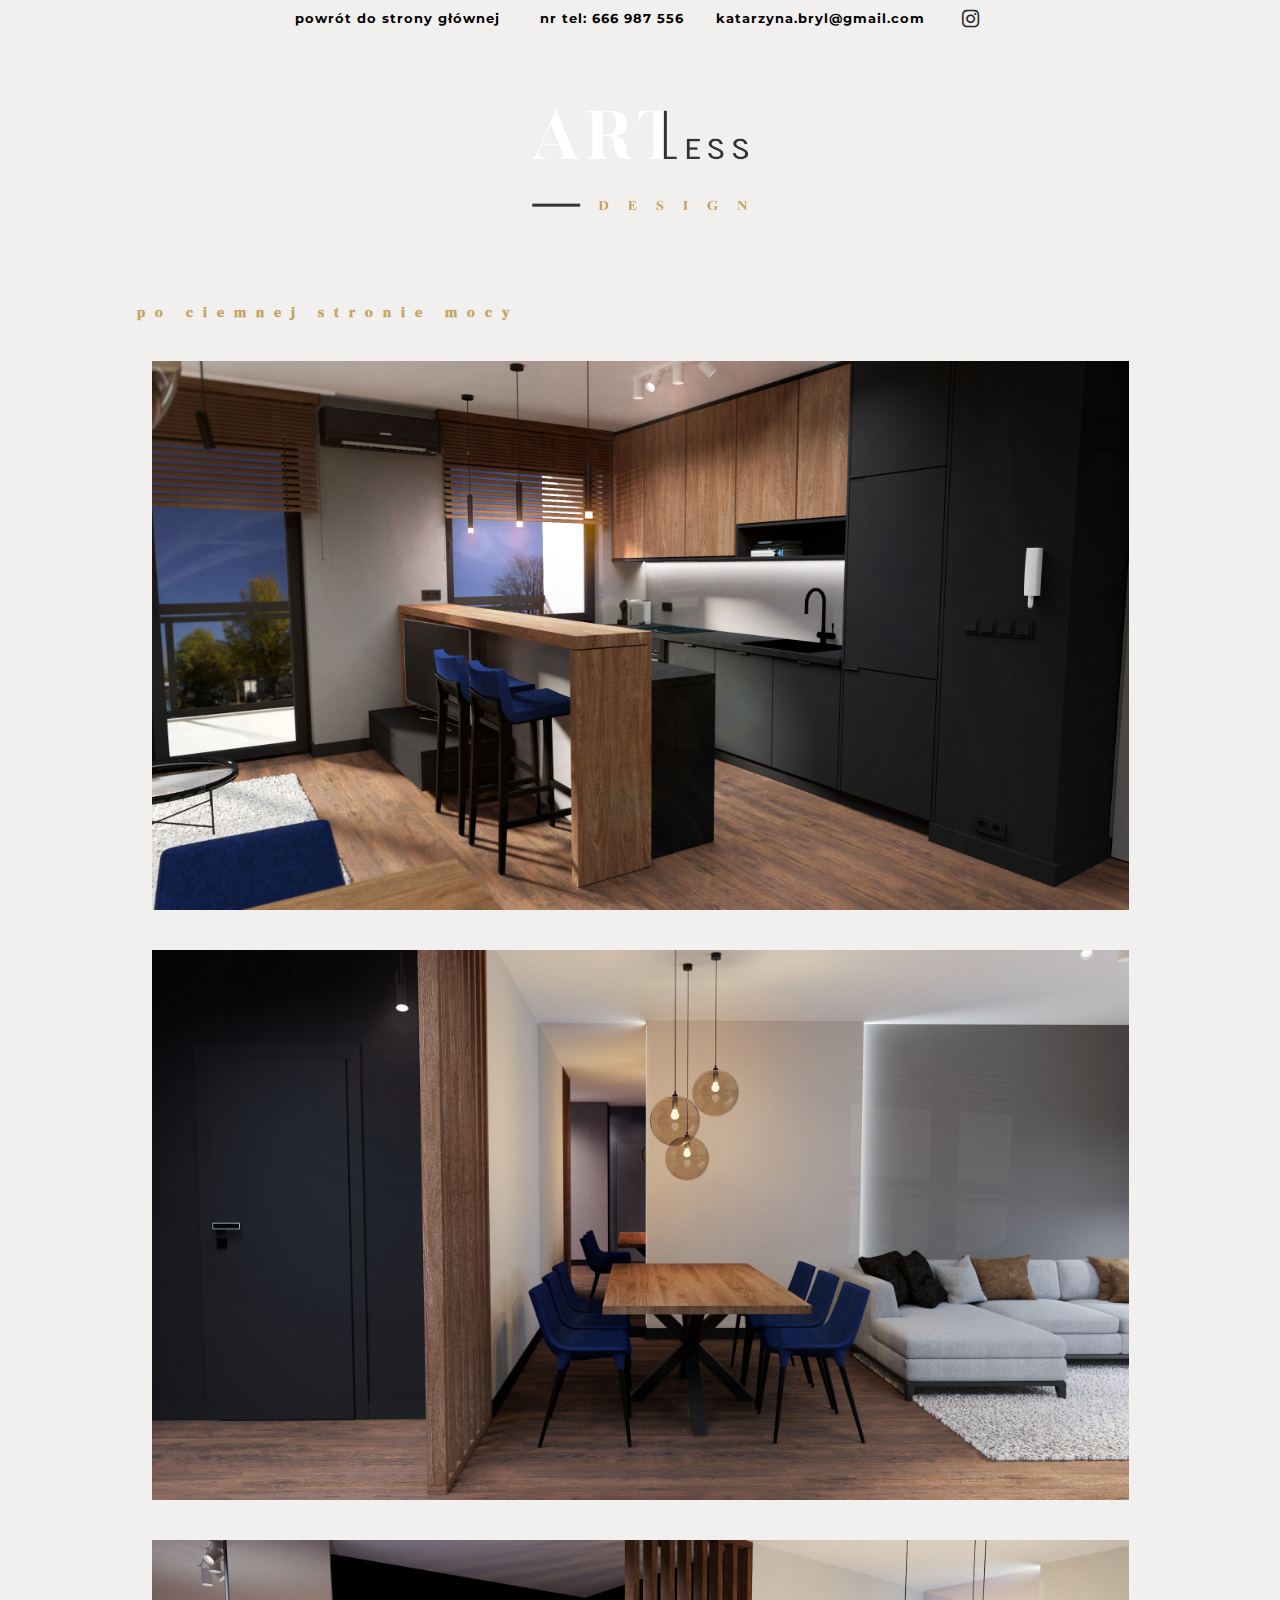
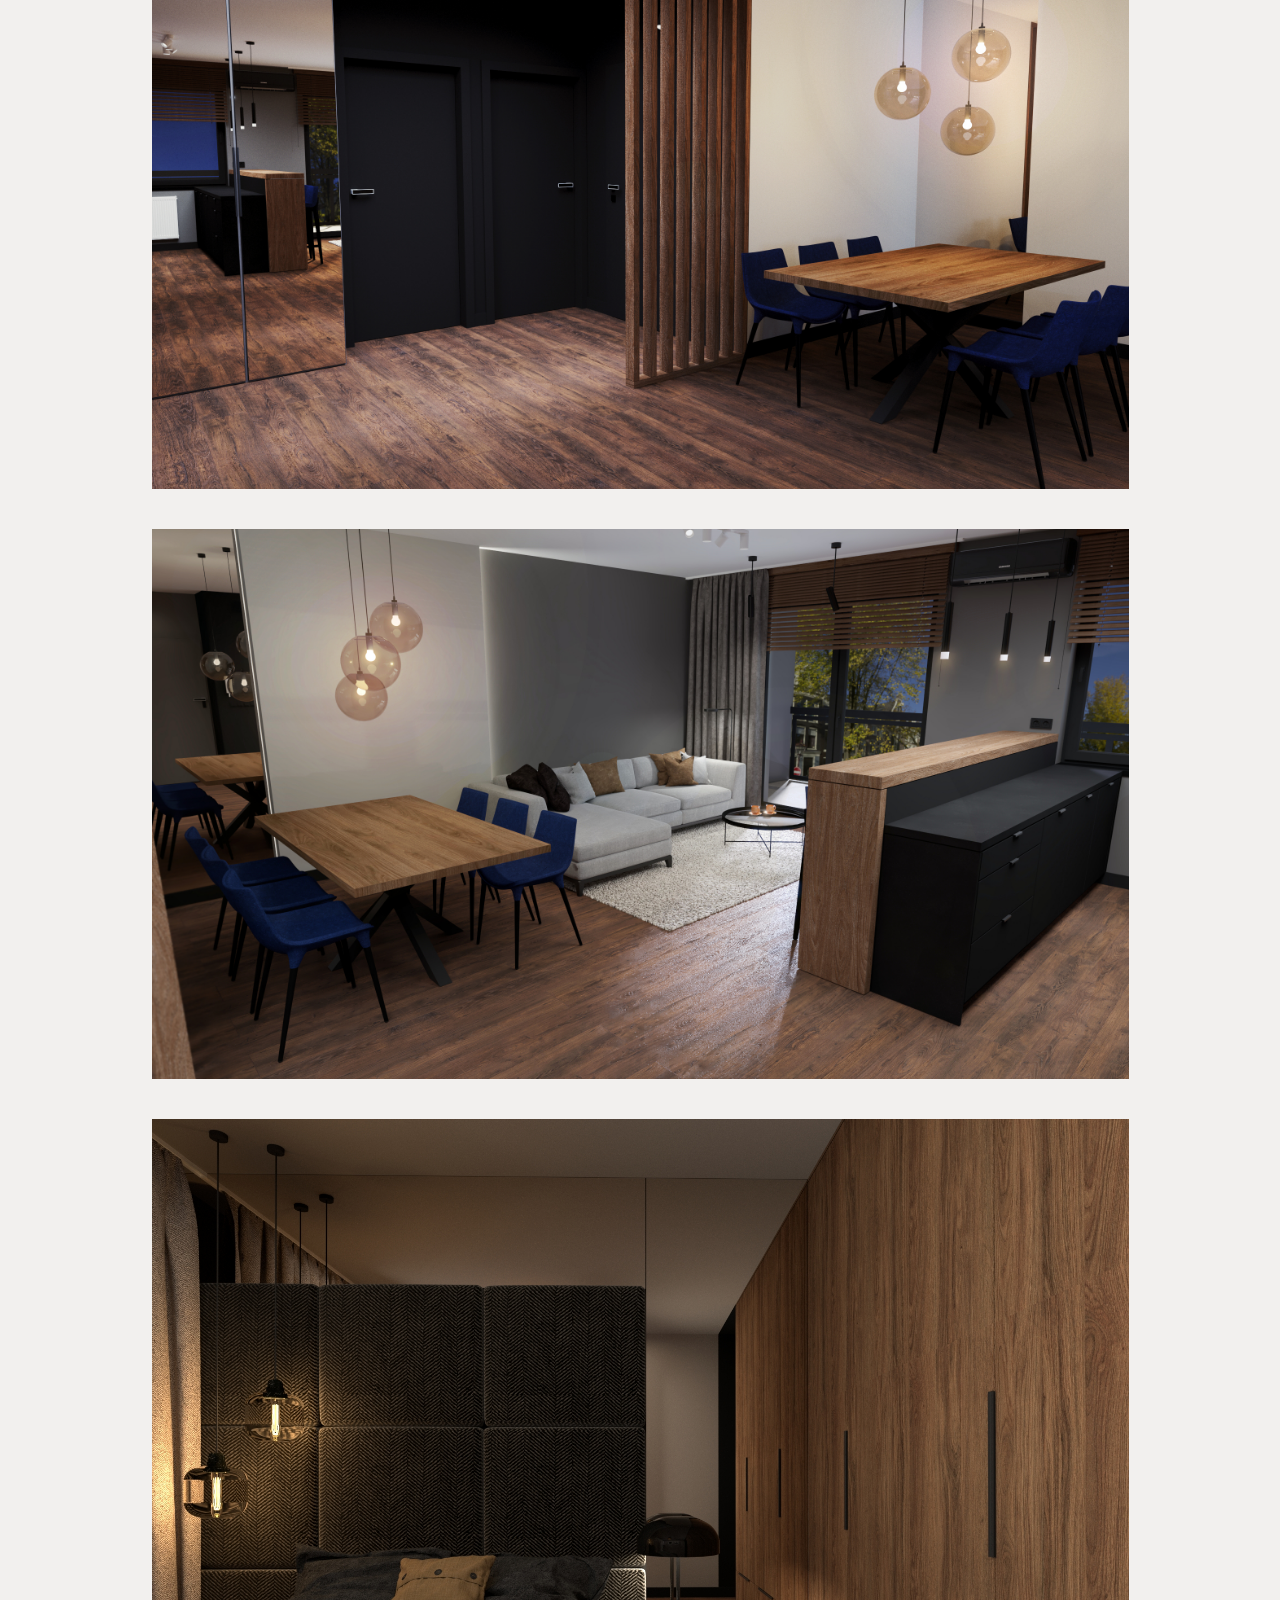
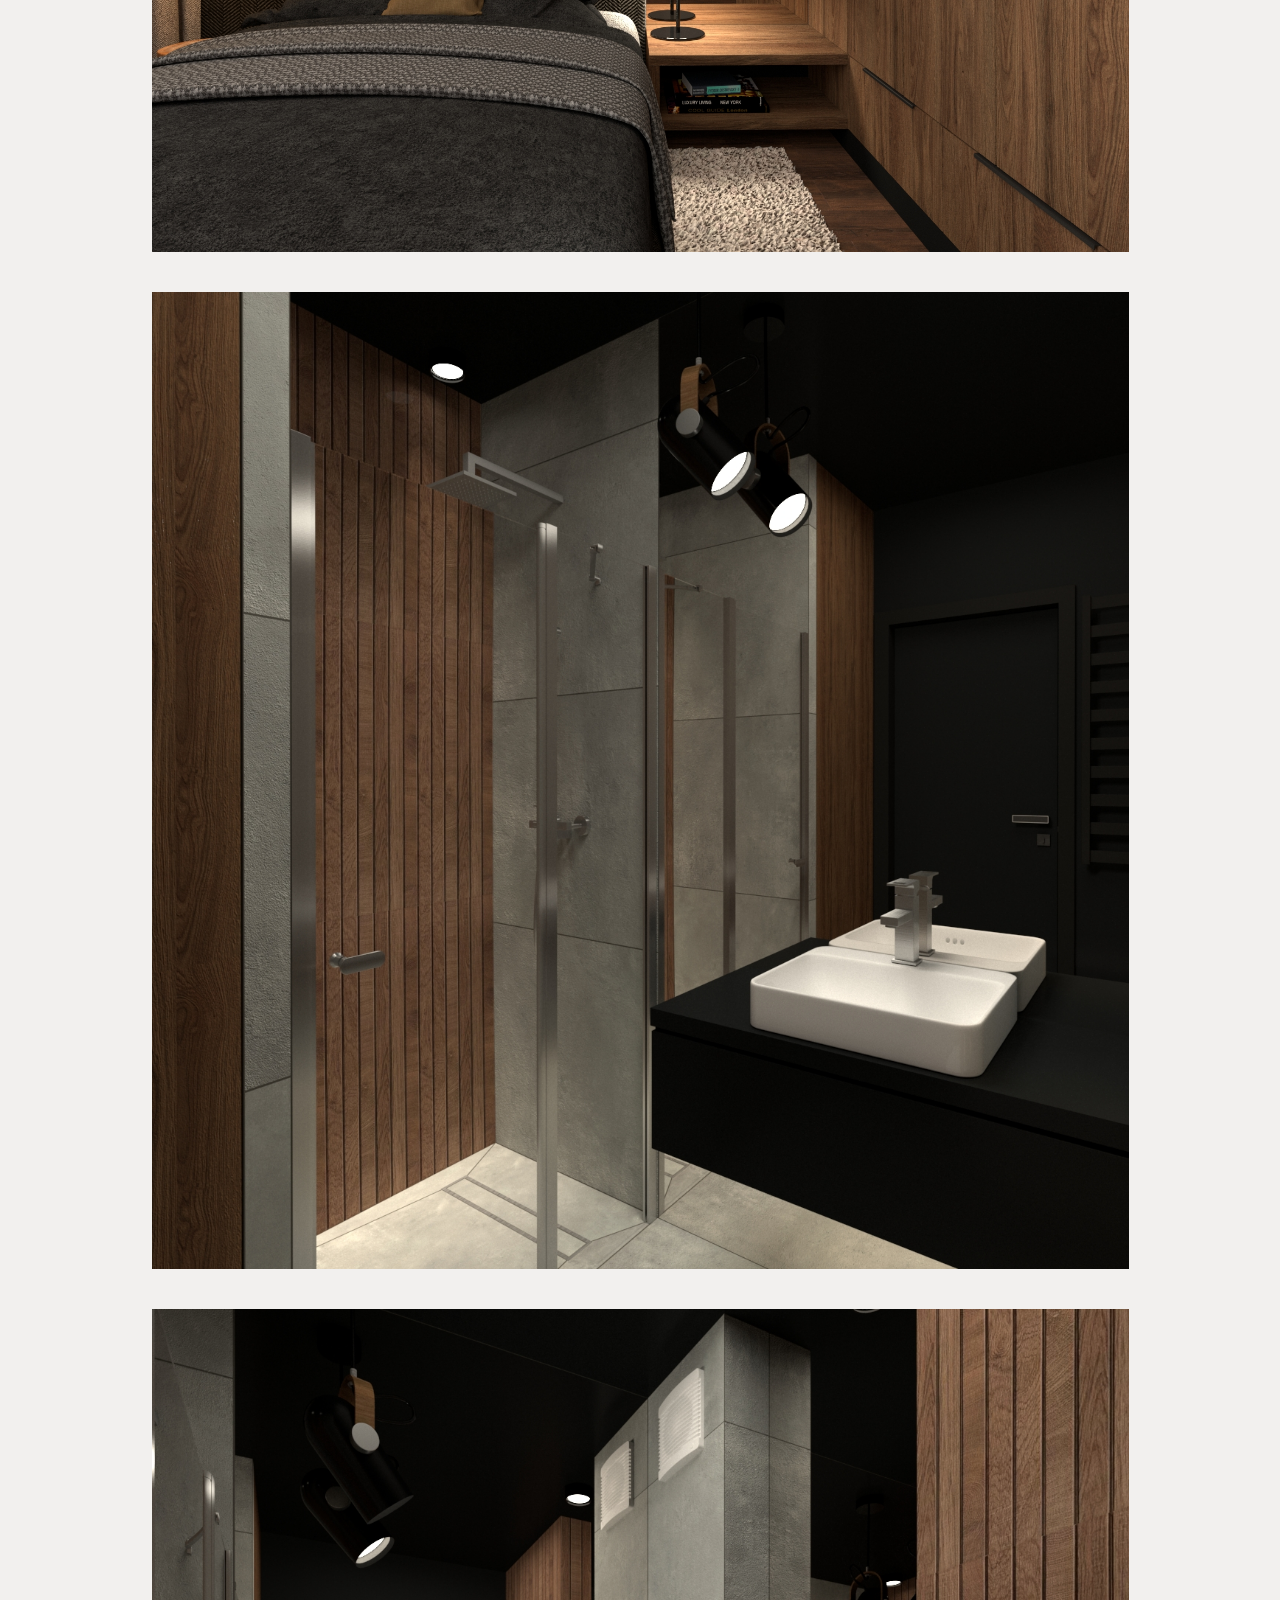
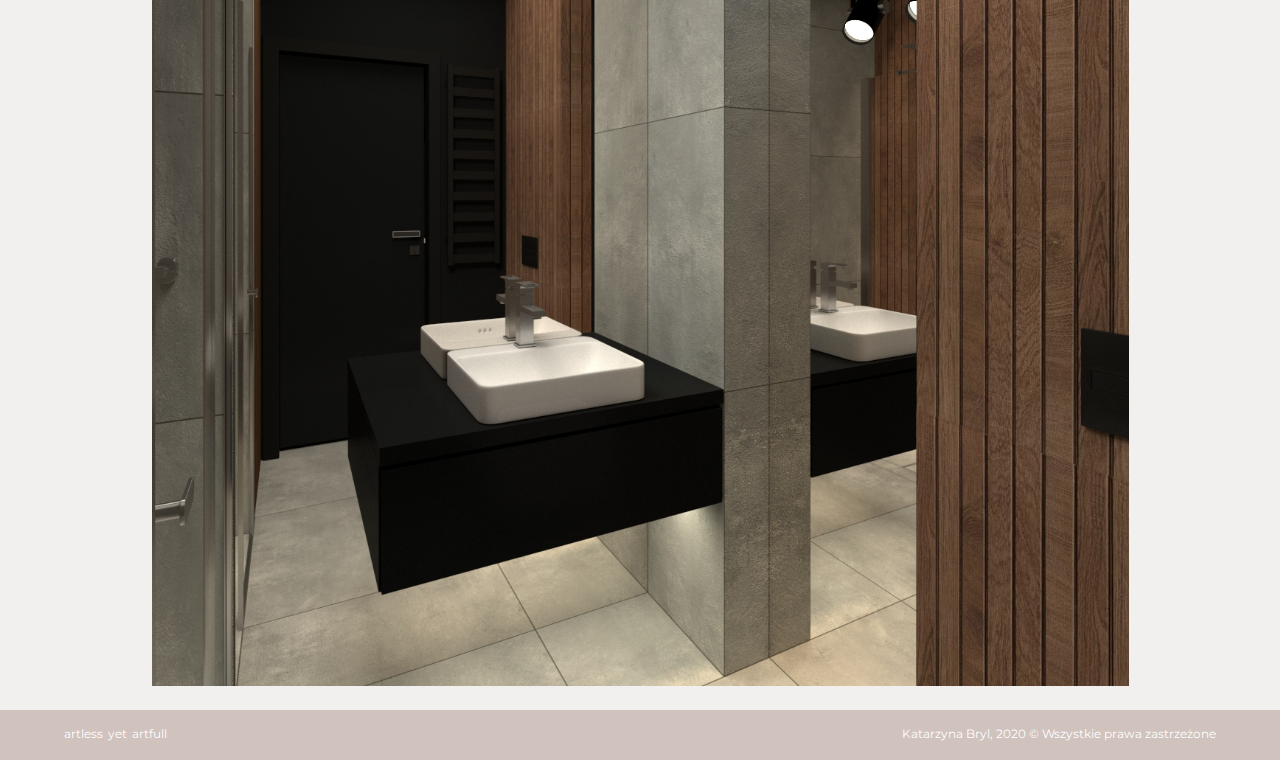
<file: po-ciemnej-stronie-mocy.html>
<!DOCTYPE HTML>
<HTML lang="pl">
<head>
	<meta charset="utf-8"/>
	<meta name="viewport" content="width=device-width, initial-scale=1, shrink-to-fit=no">
	<title>Artless | Projektowanie wnętrz</title>
	<link rel = "icon" type = "image/png" href = "img/logo.png">
	<meta name="description" content="Artless design wnętrza. Artless design projekt. Projektowanie wnętrz. Projektowanie wnętrz wrocław. Projektowanie wnętrz konin. Projektant wnętrz. Architekt wnętrz. Projekt mieszkania. Projekt kuchni. Remont mieszkania. Projekt wnętrza domu"/>
	<meta name="keywords" content="Artless design wnętrza. Artless design projekt. Projektowanie wnętrz. Projektowanie wnętrz wrocław. Projektowanie wnętrz konin. Projektant wnętrz. Architekt wnętrz. Projekt mieszkania. Projekt kuchni. Remont mieszkania. Projekt wnętrza domu"/>
	<meta http-equiv="x-ua-compatible" content="IE-edge, chrome=1"/>
	<meta name="author" content="Michał Nowak"/>
	<!--[if lt IE 9]>
	<script src="https://cdnjs.cloudflare.com/ajax/libs/html5shiv/3.7.3/html5shiv.min.js"></script>
	<![endif]-->
	<link rel="stylesheet" href="css/bootstrap.min.css" type="text/css"/>
	<link rel="stylesheet" href="style.css" type="text/css"/>
	<link href="https://fonts.googleapis.com/css2?family=Montserrat:wght@400;700&display=swap" rel="stylesheet">
	<link href="https://fonts.googleapis.com/css2?family=DM+Serif+Display&display=swap" rel="stylesheet">
	<link rel="stylesheet" href="fontello/css/fontello.css" type="text/css"/>
</head>	
<body>
	<header>
		<div class="container-fluid bg-menu mr-auto ml-auto p-0">
			<div id="menu" class="container-fluid bg-menu mr-auto ml-auto p-0">
				<nav class="navbar navbar-expand-md">
					<button class="navbar-toggler mr-auto ml-auto" type="button" data-toggle="collapse" data-target="#mainmenu" aria-controls="mainmenu" aria-expanded="false" aria-label="toggler button">
					<span class="icon-menu"></span>
					</button>
					<div class="collapse navbar-collapse" id="mainmenu">
						<ul class="navbar-nav mr-auto ml-auto">
							<li class="nav-item pr-4"><a class="nav-link" href="projektowanie-wnętrz">powrót do strony głównej</a></li>
							<li class="nav-item nav-link pr-4" style="coursor:none;">nr tel: 666 987 556</li>
							<li class="nav-item nav-link pr-4">katarzyna.bryl@gmail.com</li>
							<li class="nav-item nav-link"><a class="d-none d-lg-inline-block text-body" href="https://www.instagram.com/kasiabrl/", target = blank ><span class="icon-instagram"></span></a></li>
						</ul>
					</div>
					<a class="d-lg-none text-body mr-auto ml-auto" href="https://www.instagram.com/kasiabrl/", target = blank ><span class="icon-instagram"></span></a>
				</nav>
			</div>
			<div id = "logo" class="container-fluid bg-menu mr-auto ml-auto p-0">
				<a class="navbar-brand p-0 m-0" href="projektowanie-wnętrz"><img src="img/logo.png"/></a>
			</div>
		</div>
	</header>
	<section id="projects">
		<div class="container p-4">
			<h1 style="text-align: justify;">po ciemnej stronie mocy</h1>
			<div class="row">
				<div class = "col-12 image">
					<img src="projekt/pcsm/1.jpg"/>
				</div>
				<div class = "col-12 image">
					<img src="projekt/pcsm/2.jpg"/>
				</div>
				<div class = "col-12 image">
					<img src="projekt/pcsm/3.jpg"/>
				</div>
				<div class = "col-12 image">
					<img src="projekt/pcsm/4.jpg"/>
				</div>
				<div class = "col-12 image">
					<img src="projekt/pcsm/5.jpg"/>
				</div>
				<div class = "col-12 image">
					<img src="projekt/pcsm/6.jpg"/>
				</div>
				<div class = "col-12 image">
					<img src="projekt/pcsm/7.jpg"/>
				</div>
			</div>
		</div>
	</section>
		<section class="footer">
			<div class="container-fluid">
				<div class = "row">
					<p class="finish" style="left: 5%;">artless<span style="margin-left:5px; margin-right:5px;">yet</span>artfull</p>
					<p class="finish" style="right: 5%;">Katarzyna Bryl, 2020 &copy; Wszystkie prawa zastrzeżone</p>
				</div>
			</div>
		</section>
	</footer>
	<a class="arrow" href="#"><i class="icon-up-big"></i></></a>
<script src="jquery-3.5.1.min.js"></script>
	<script>
		$(document).ready(function() {
		var logoY = $('#logo').offset().top;
		var appearingArrow = function() {
		var ScrollY = $(window).scrollTop();
		if (ScrollY >= logoY) {
				$('.arrow').addClass('arrow-appear');
			} else {
				$('.arrow').removeClass('arrow-appear');
				}
				};
				appearingArrow();
				$(window).scroll(function() {
					appearingArrow();
				});
				});
	</script>
	<script>
	$(document).ready(function() {
	var MenuY = $('#menu').offset().top;
	var stickyMenu = function() {
	var ScrollY = $(window).scrollTop();
	if (ScrollY >= MenuY) {
			$('#menu').addClass('sticky');
		} else {
			$('#menu').removeClass('sticky');
			}
			};
			stickyMenu();
			$(window).scroll(function() {
				stickyMenu();
			});
			});
	</script>
	<script src="jquery.scrollTo.min.js"></script>
	<script>
	$('.navbar-nav>li>a').on('click', function(){
    $('.navbar-collapse').collapse('hide');
	});
	</script>
		<script src="https://code.jquery.com/jquery-3.5.1.slim.min.js" integrity="sha384-DfXdz2htPH0lsSSs5nCTpuj/zy4C+OGpamoFVy38MVBnE+IbbVYUew+OrCXaRkfj" crossorigin="anonymous"></script>
	<script src="https://cdn.jsdelivr.net/npm/popper.js@1.16.0/dist/umd/popper.min.js" integrity="sha384-Q6E9RHvbIyZFJoft+2mJbHaEWldlvI9IOYy5n3zV9zzTtmI3UksdQRVvoxMfooAo" crossorigin="anonymous"></script>
	<script src="js/bootstrap.min.js"/></script>
</body>
</HTML>
</file>
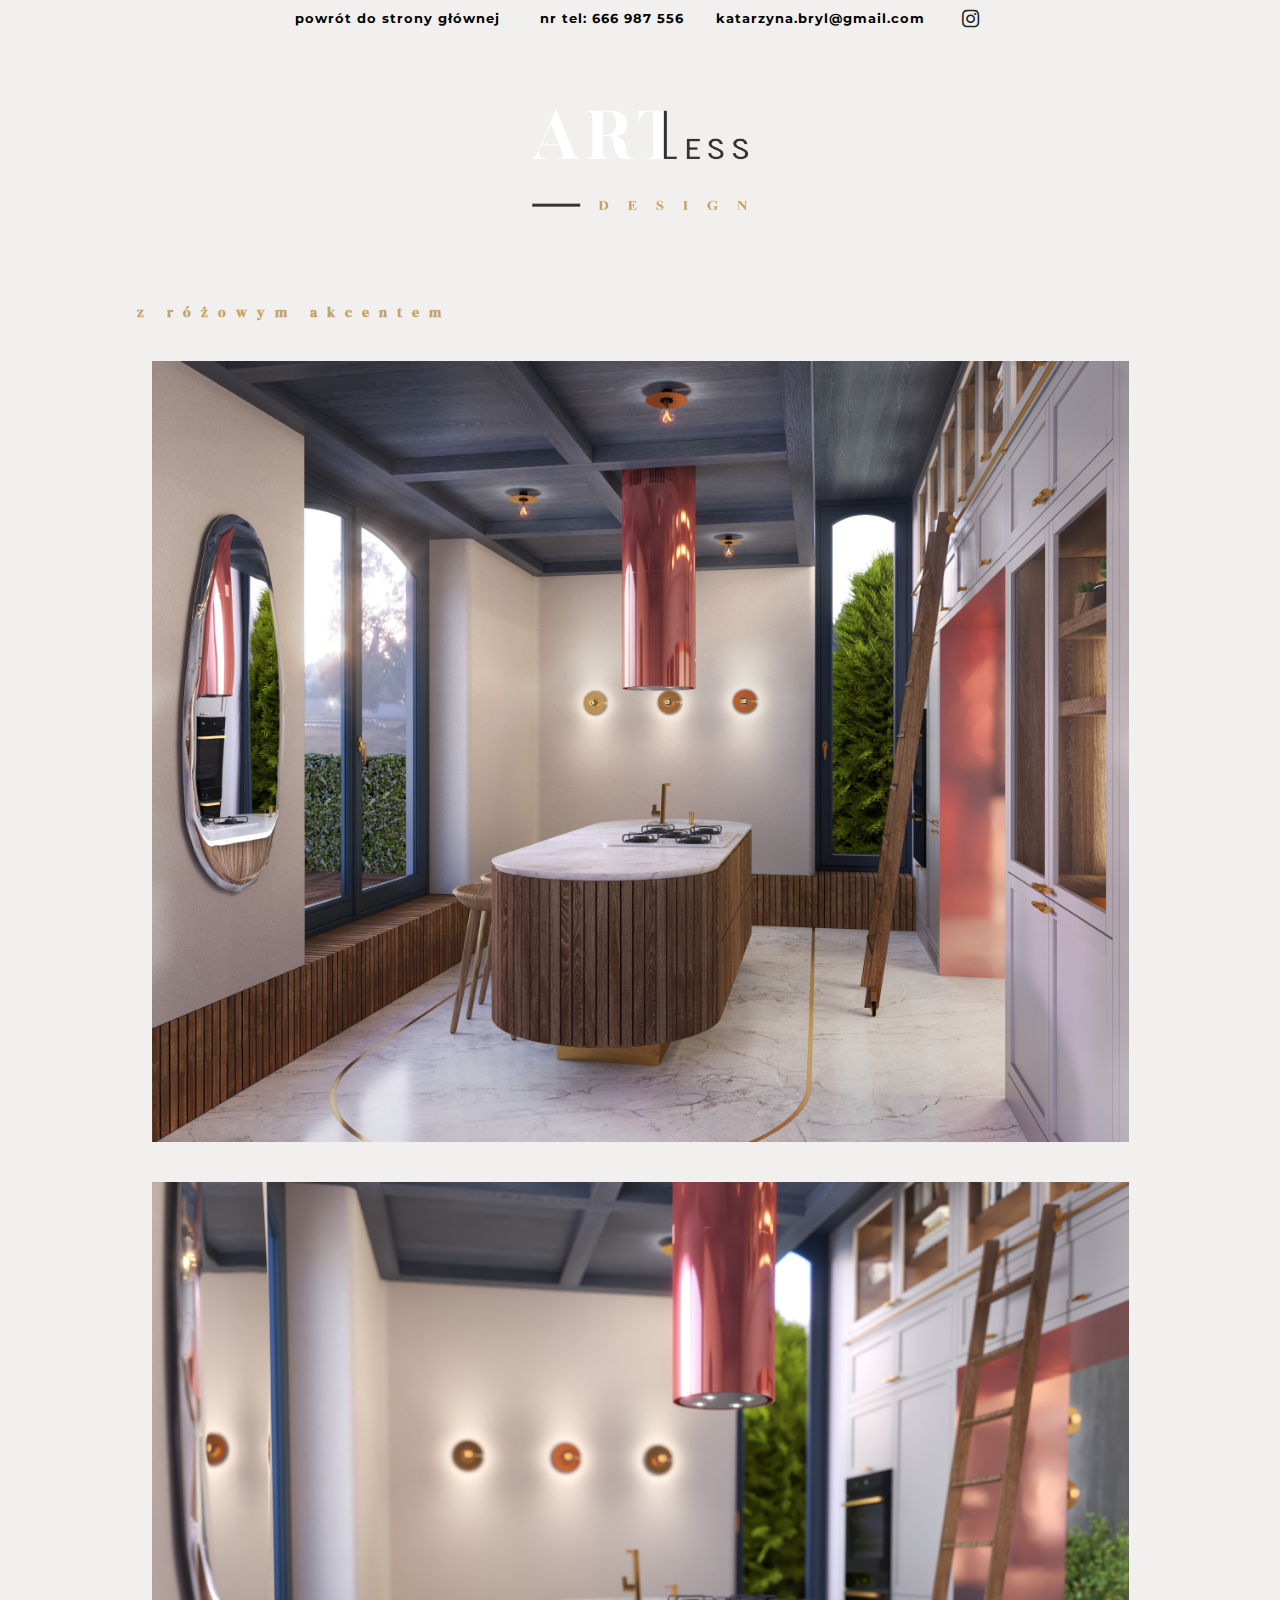
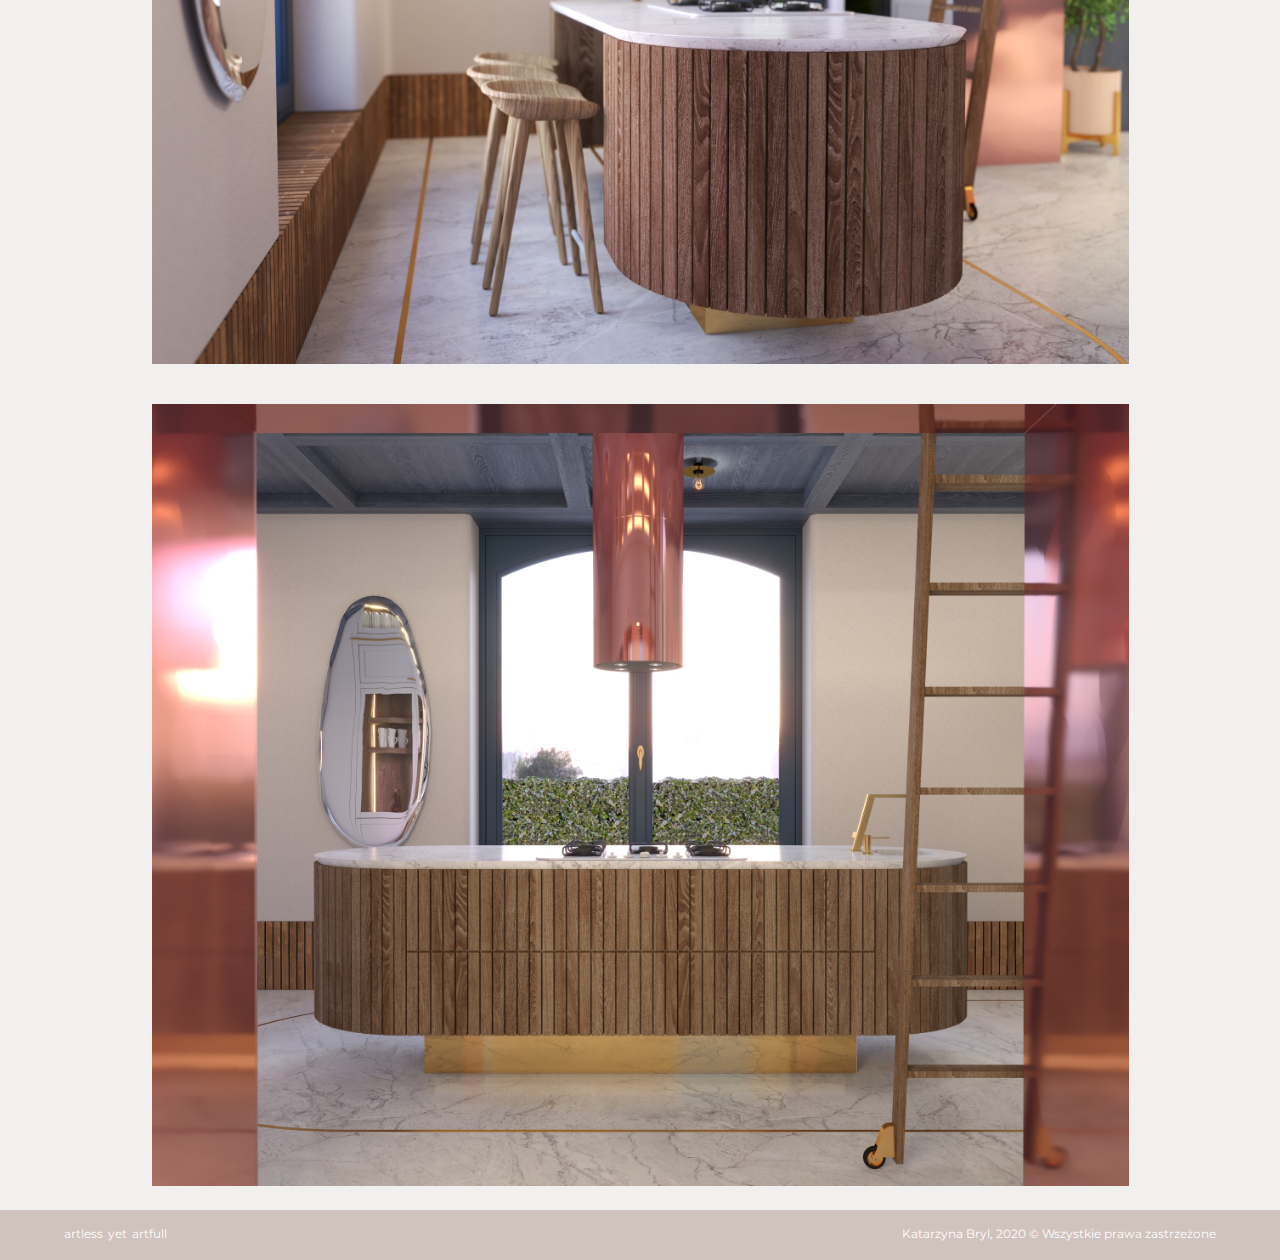
<file: różowa-kuchnia.html>
<!DOCTYPE HTML>
<HTML lang="pl">
<head>
	<meta charset="utf-8"/>
	<meta name="viewport" content="width=device-width, initial-scale=1, shrink-to-fit=no">
	<title>Artless | Projektowanie wnętrz</title>
	<link rel = "icon" type = "image/png" href = "img/logo.png">
	<meta name="description" content="Artless design wnętrza. Artless design projekt. Projektowanie wnętrz. Projektowanie wnętrz wrocław. Projektowanie wnętrz konin. Projektant wnętrz. Architekt wnętrz. Projekt mieszkania. Projekt kuchni. Remont mieszkania. Projekt wnętrza domu"/>
	<meta name="keywords" content="Artless design wnętrza. Artless design projekt. Projektowanie wnętrz. Projektowanie wnętrz wrocław. Projektowanie wnętrz konin. Projektant wnętrz. Architekt wnętrz. Projekt mieszkania. Projekt kuchni. Remont mieszkania. Projekt wnętrza domu"/>
	<meta http-equiv="x-ua-compatible" content="IE-edge, chrome=1"/>
	<meta name="author" content="Michał Nowak"/>
	<!--[if lt IE 9]>
	<script src="https://cdnjs.cloudflare.com/ajax/libs/html5shiv/3.7.3/html5shiv.min.js"></script>
	<![endif]-->
	<link rel="stylesheet" href="css/bootstrap.min.css" type="text/css"/>
	<link rel="stylesheet" href="style.css" type="text/css"/>
	<link href="https://fonts.googleapis.com/css2?family=Montserrat:wght@400;700&display=swap" rel="stylesheet">
	<link href="https://fonts.googleapis.com/css2?family=DM+Serif+Display&display=swap" rel="stylesheet">
	<link rel="stylesheet" href="fontello/css/fontello.css" type="text/css"/>
</head>	
<body>
	<header>
		<div class="container-fluid bg-menu mr-auto ml-auto p-0">
			<div id="menu" class="container-fluid bg-menu mr-auto ml-auto p-0">
				<nav class="navbar navbar-expand-md">
					<button class="navbar-toggler mr-auto ml-auto" type="button" data-toggle="collapse" data-target="#mainmenu" aria-controls="mainmenu" aria-expanded="false" aria-label="toggler button">
					<span class="icon-menu"></span>
					</button>
					<div class="collapse navbar-collapse" id="mainmenu">
						<ul class="navbar-nav mr-auto ml-auto">
							<li class="nav-item pr-4"><a class="nav-link" href="projektowanie-wnętrz">powrót do strony głównej</a></li>
							<li class="nav-item nav-link pr-4" style="coursor:none;">nr tel: 666 987 556</li>
							<li class="nav-item nav-link pr-4">katarzyna.bryl@gmail.com</li>
							<li class="nav-item nav-link"><a class="d-none d-lg-inline-block text-body" href="https://www.instagram.com/kasiabrl/", target = blank ><span class="icon-instagram"></span></a></li>
						</ul>
					</div>
					<a class="d-lg-none text-body mr-auto ml-auto" href="https://www.instagram.com/kasiabrl/", target = blank ><span class="icon-instagram"></span></a>
				</nav>
			</div>
			<div id = "logo" class="container-fluid bg-menu mr-auto ml-auto p-0">
				<a class="navbar-brand p-0 m-0" href="projektowanie-wnętrz"><img src="img/logo.png"/></a>
			</div>
		</div>
	</header>
	<section id="projects">
		<div class="container p-4">
			<h1 style="text-align: justify;">z różowym akcentem</h1>
			<div class="row">
				<div class = "col-12 image">
					<img src="projekt/zra/1.jpg"/>
				</div>
				<div class = "col-12 image">
					<img src="projekt/zra/2.jpg"/>
				</div>
				<div class = "col-12 image">
					<img src="projekt/zra/3.jpg"/>
				</div>
			</div>
		</div>
	</section>
		<section class="footer">
			<div class="container-fluid">
				<div class = "row">
					<p class="finish" style="left: 5%;">artless<span style="margin-left:5px; margin-right:5px;">yet</span>artfull</p>
					<p class="finish" style="right: 5%;">Katarzyna Bryl, 2020 &copy; Wszystkie prawa zastrzeżone</p>
				</div>
			</div>
		</section>
	</footer>
	<a class="arrow" href="#"><i class="icon-up-big"></i></></a>
<script src="jquery-3.5.1.min.js"></script>
	<script>
		$(document).ready(function() {
		var logoY = $('#logo').offset().top;
		var appearingArrow = function() {
		var ScrollY = $(window).scrollTop();
		if (ScrollY >= logoY) {
				$('.arrow').addClass('arrow-appear');
			} else {
				$('.arrow').removeClass('arrow-appear');
				}
				};
				appearingArrow();
				$(window).scroll(function() {
					appearingArrow();
				});
				});
	</script>
	<script>
	$(document).ready(function() {
	var MenuY = $('#menu').offset().top;
	var stickyMenu = function() {
	var ScrollY = $(window).scrollTop();
	if (ScrollY >= MenuY) {
			$('#menu').addClass('sticky');
		} else {
			$('#menu').removeClass('sticky');
			}
			};
			stickyMenu();
			$(window).scroll(function() {
				stickyMenu();
			});
			});
	</script>
	<script src="jquery.scrollTo.min.js"></script>
	<script>
	$('.navbar-nav>li>a').on('click', function(){
    $('.navbar-collapse').collapse('hide');
	});
	</script>
		<script src="https://code.jquery.com/jquery-3.5.1.slim.min.js" integrity="sha384-DfXdz2htPH0lsSSs5nCTpuj/zy4C+OGpamoFVy38MVBnE+IbbVYUew+OrCXaRkfj" crossorigin="anonymous"></script>
	<script src="https://cdn.jsdelivr.net/npm/popper.js@1.16.0/dist/umd/popper.min.js" integrity="sha384-Q6E9RHvbIyZFJoft+2mJbHaEWldlvI9IOYy5n3zV9zzTtmI3UksdQRVvoxMfooAo" crossorigin="anonymous"></script>
	<script src="js/bootstrap.min.js"/></script>
</body>
</HTML>
</file>
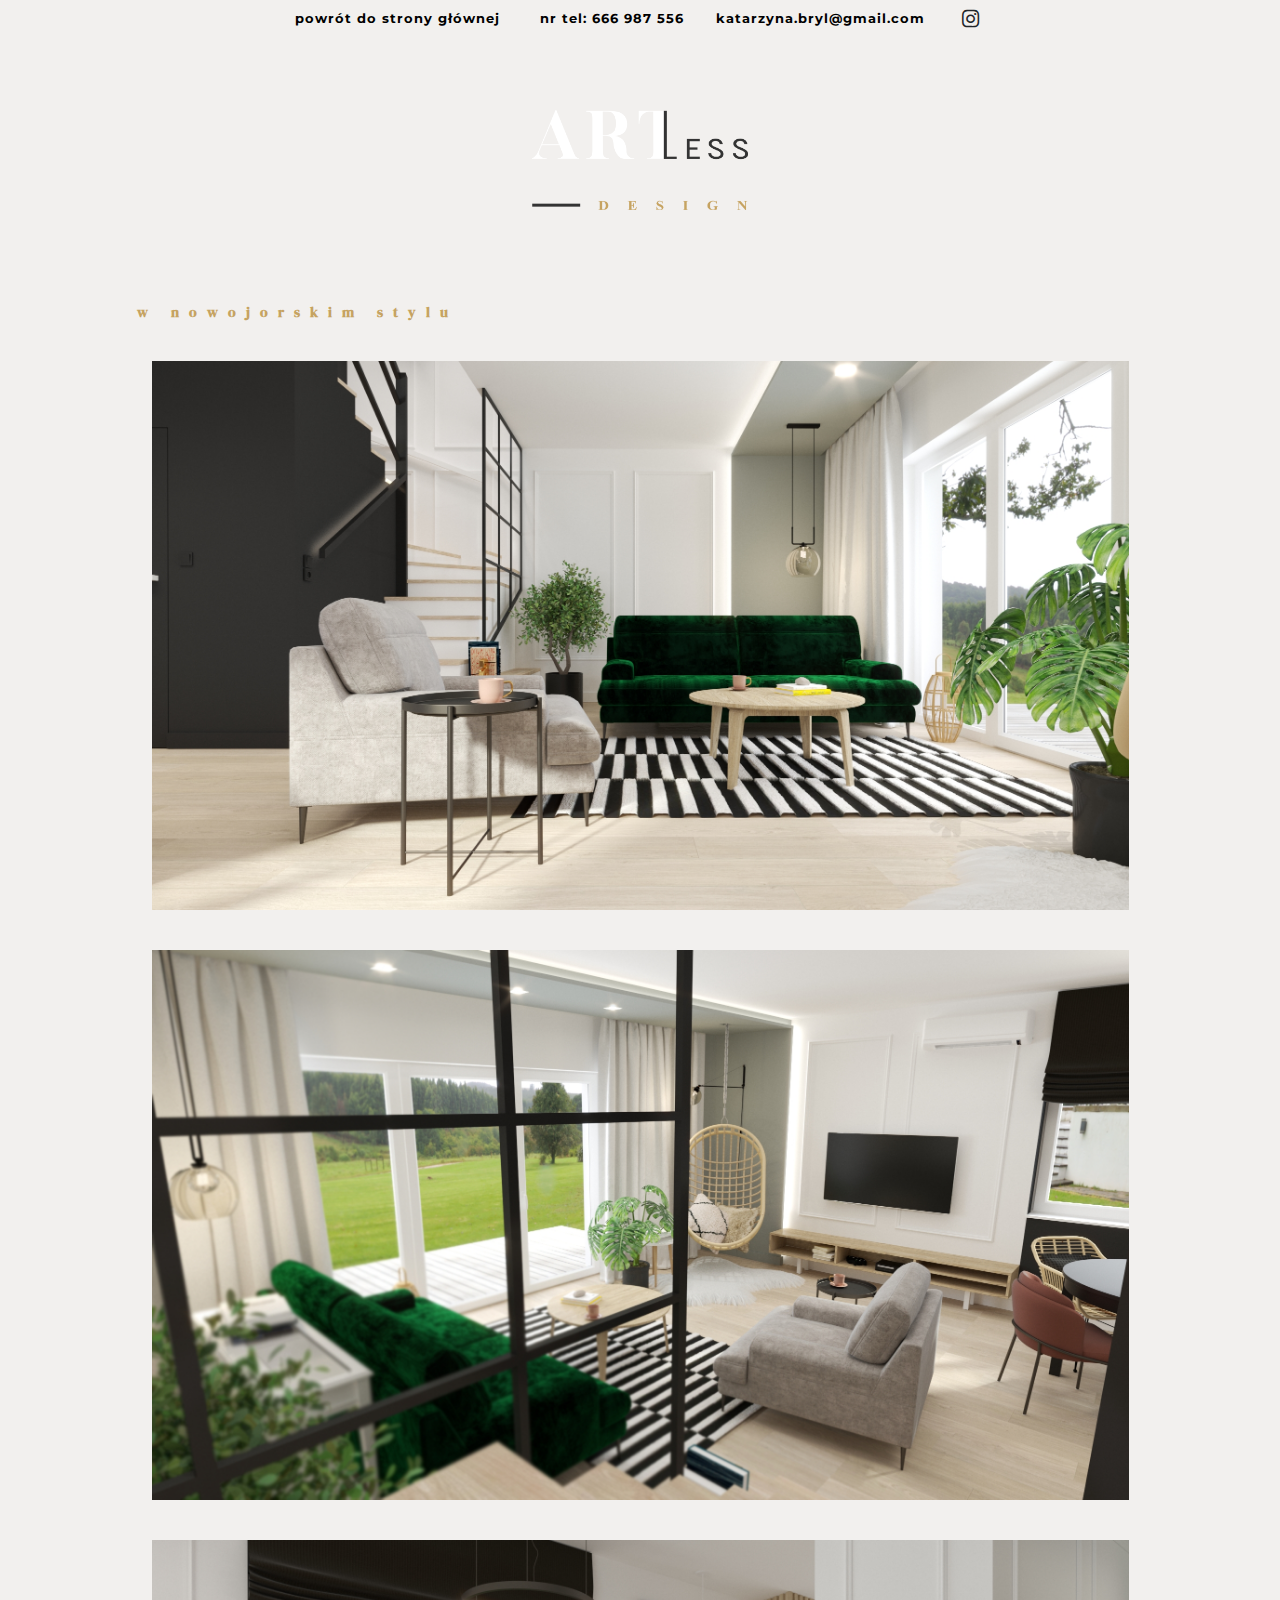
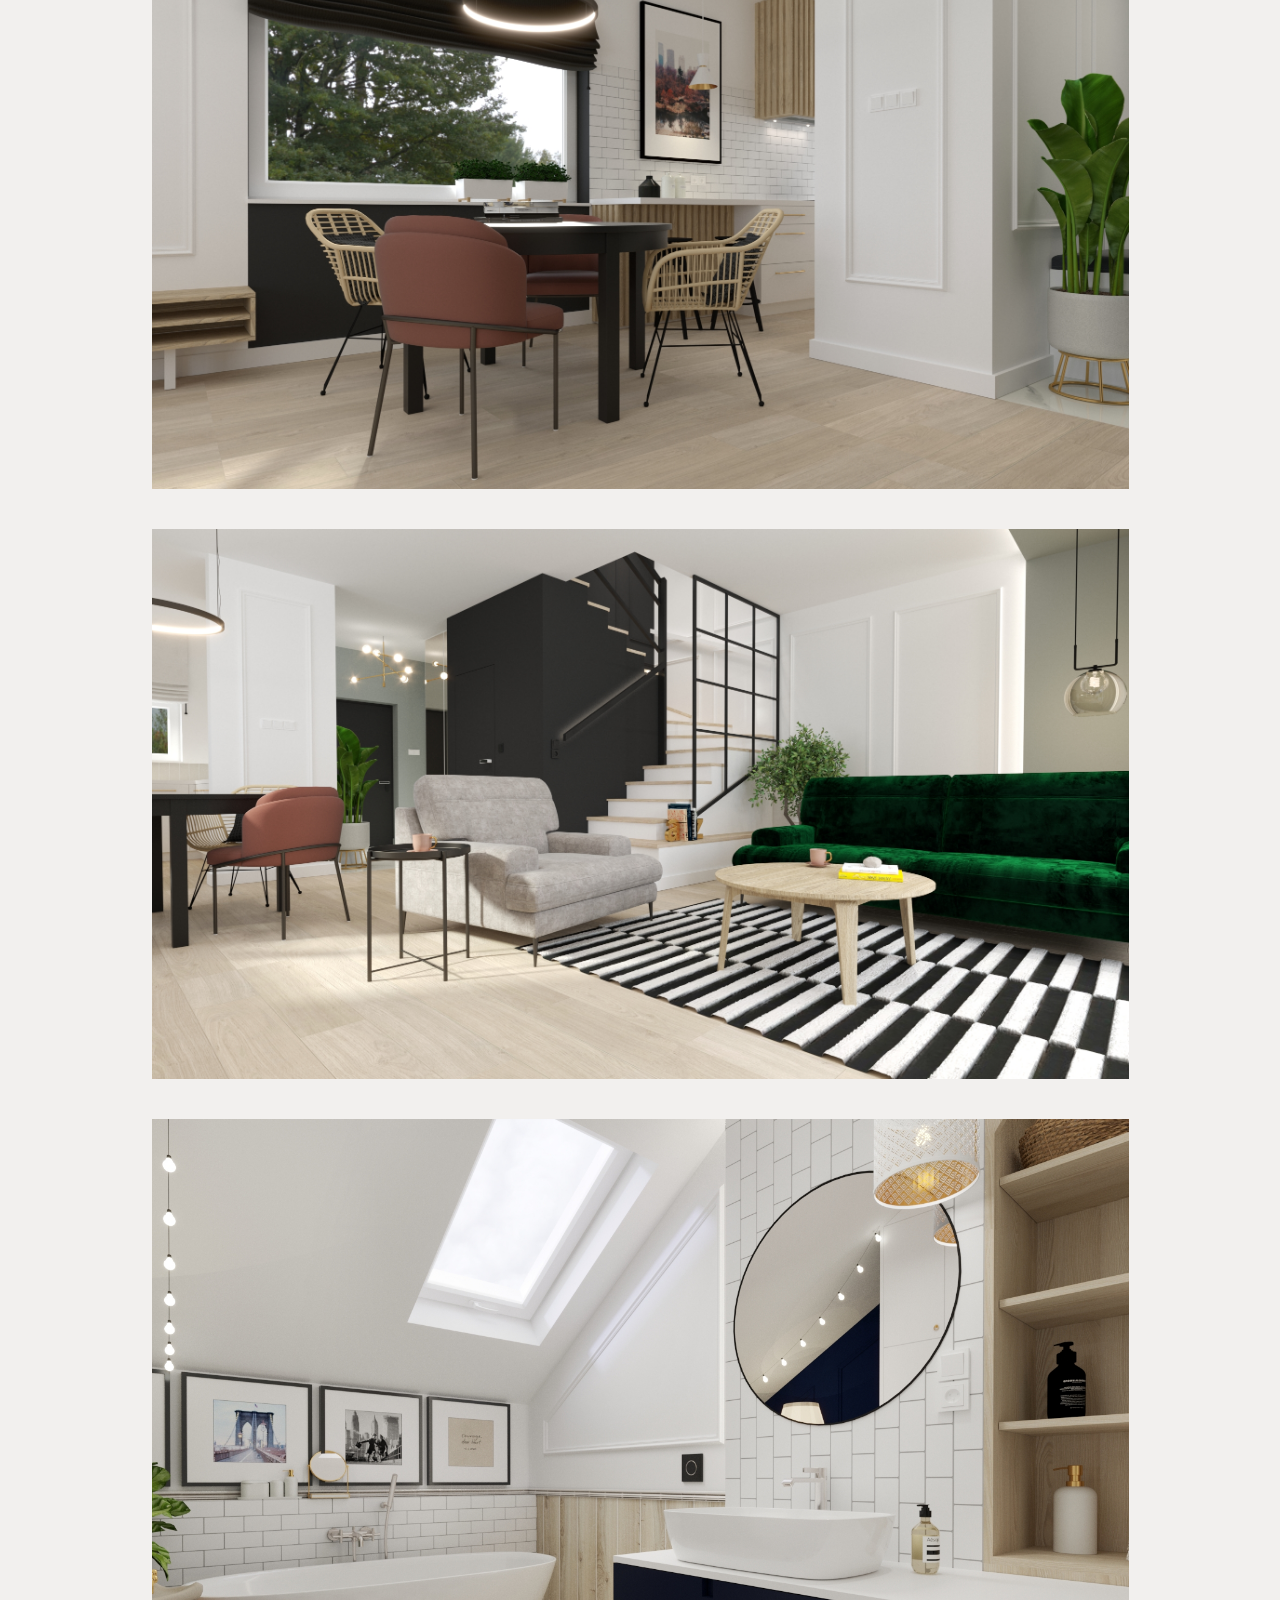
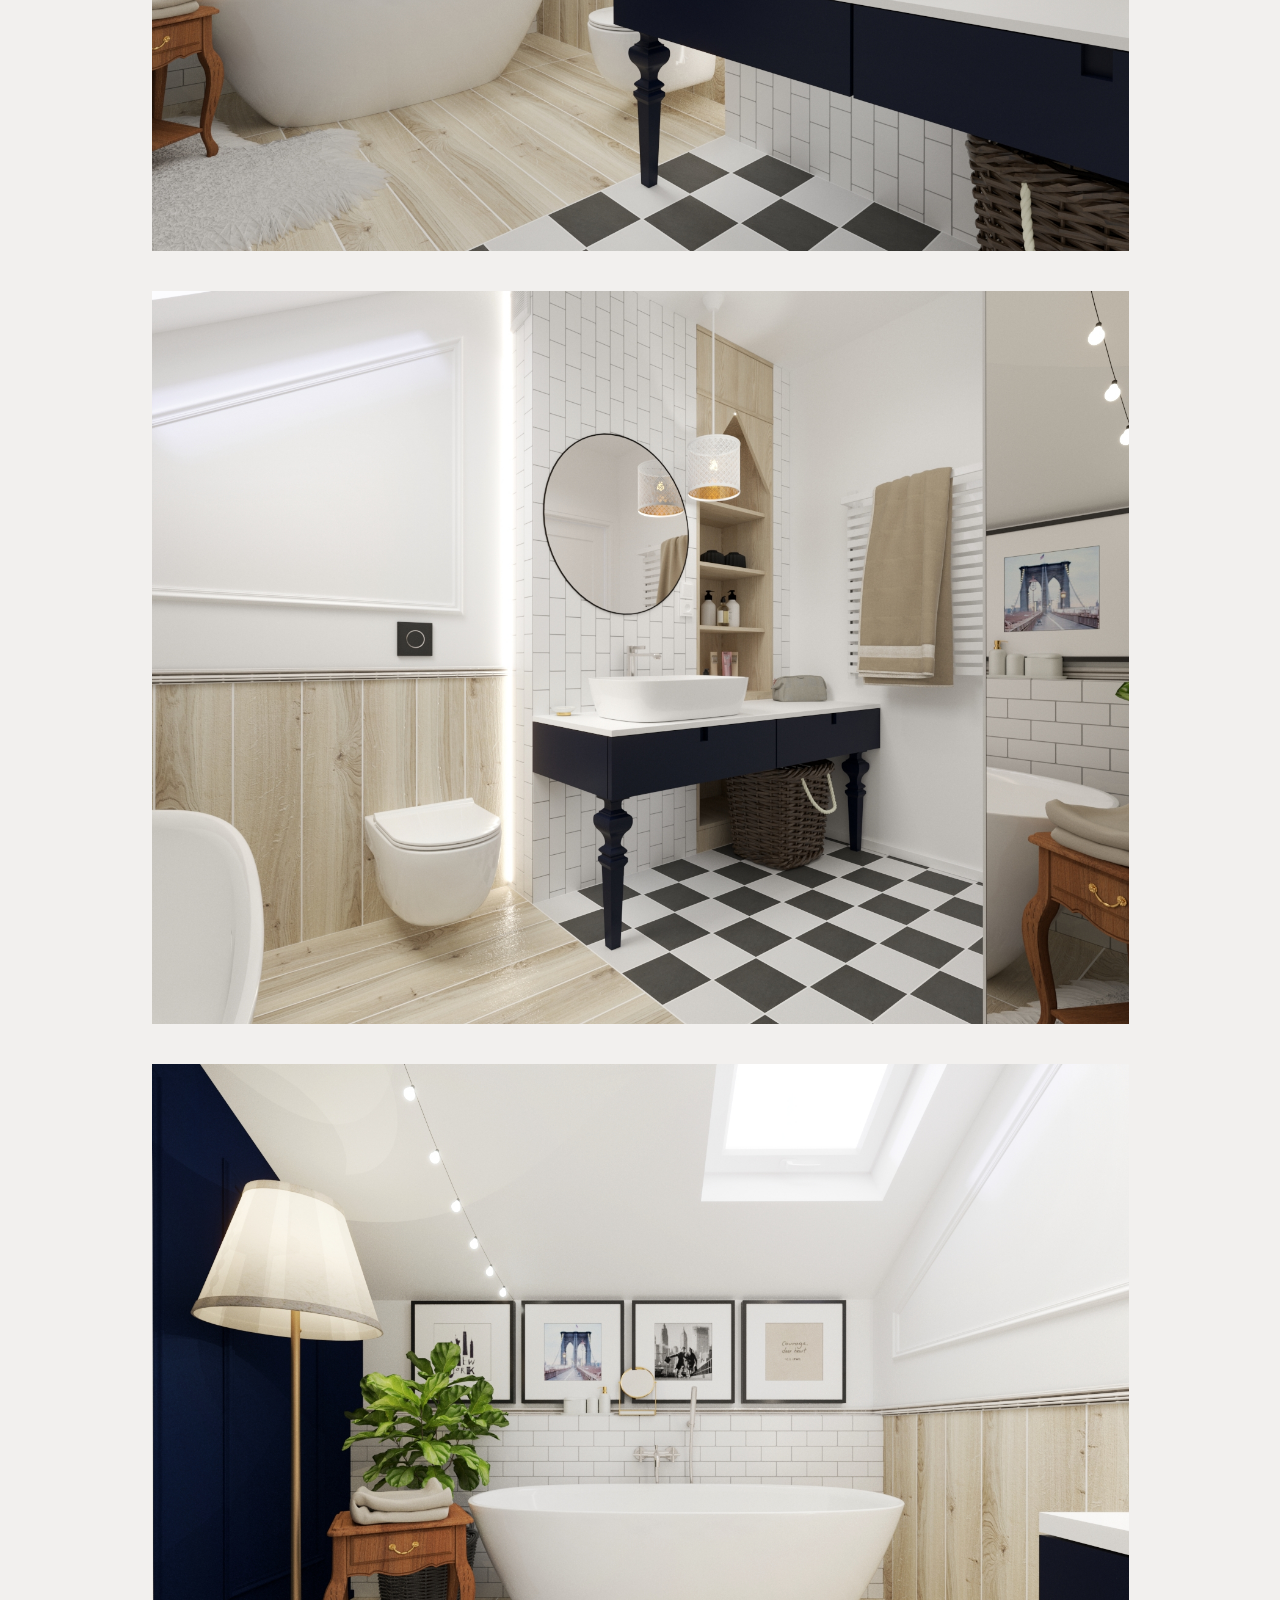
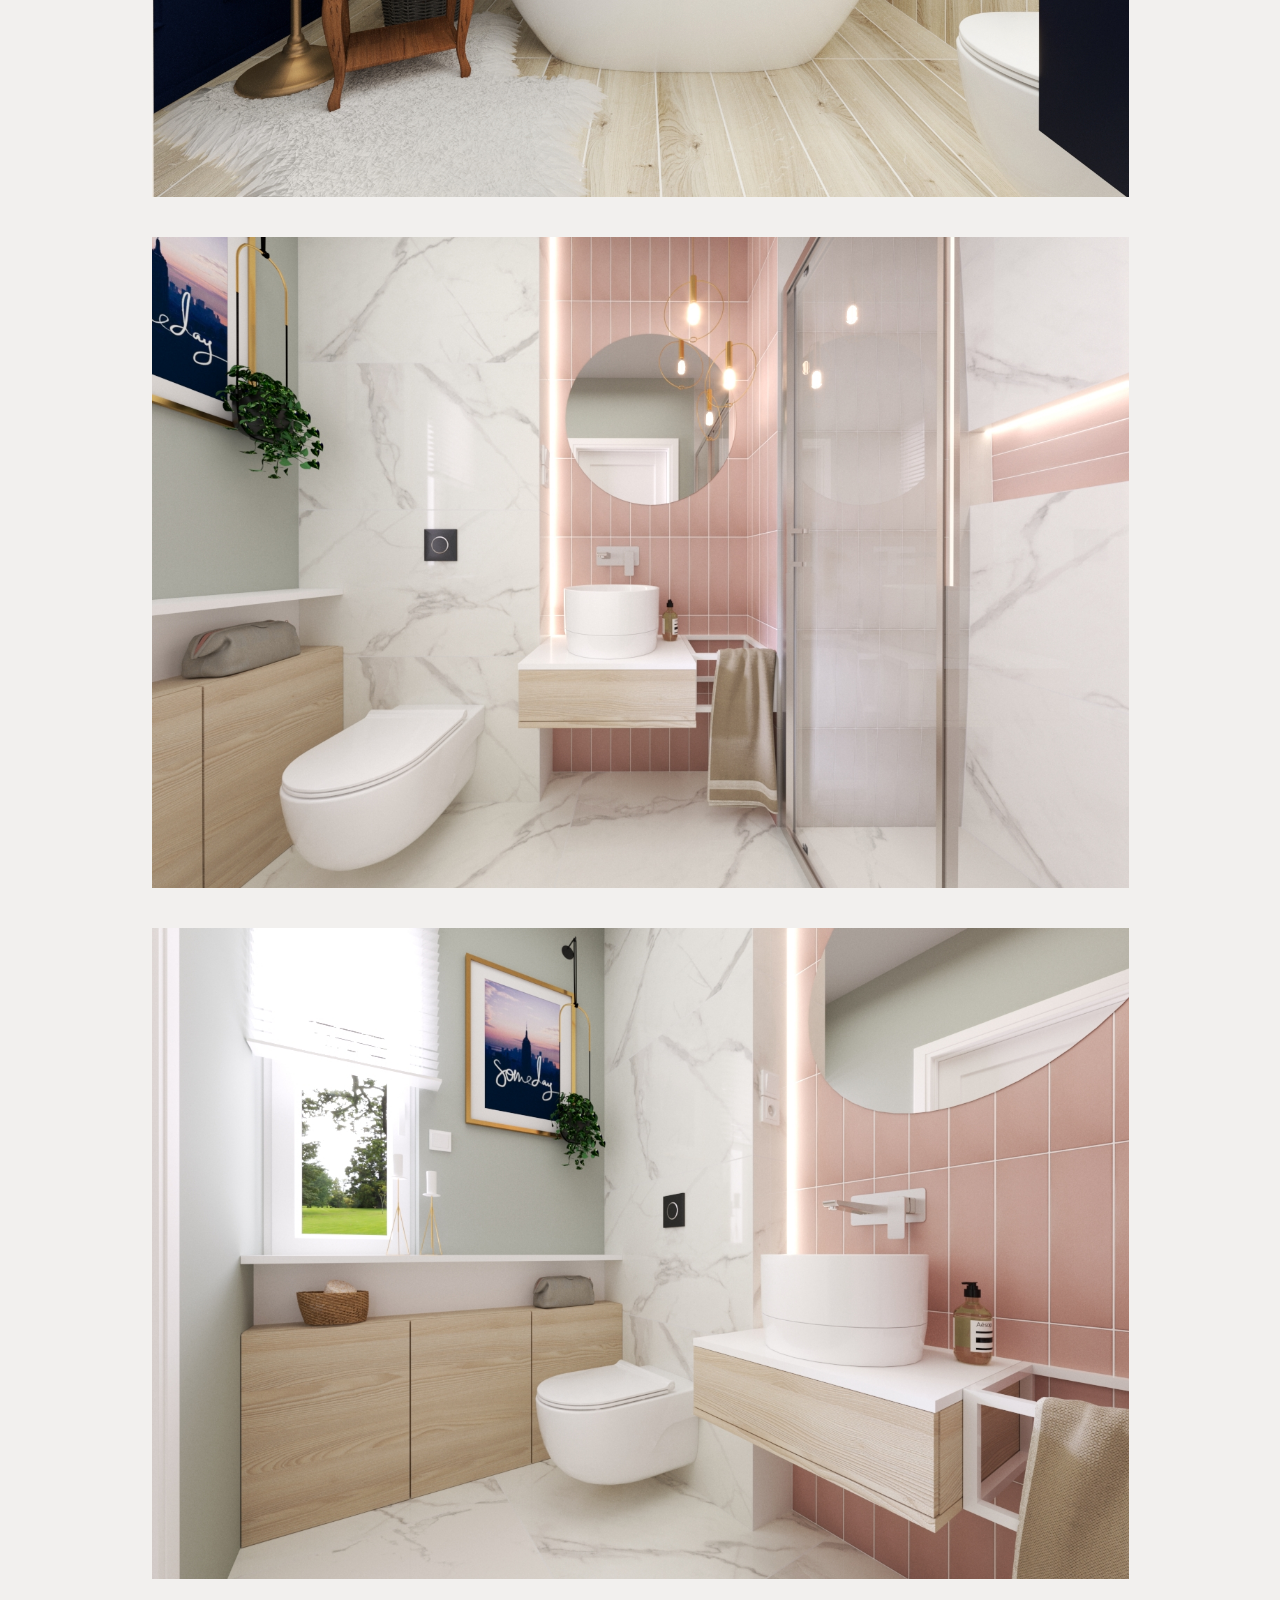
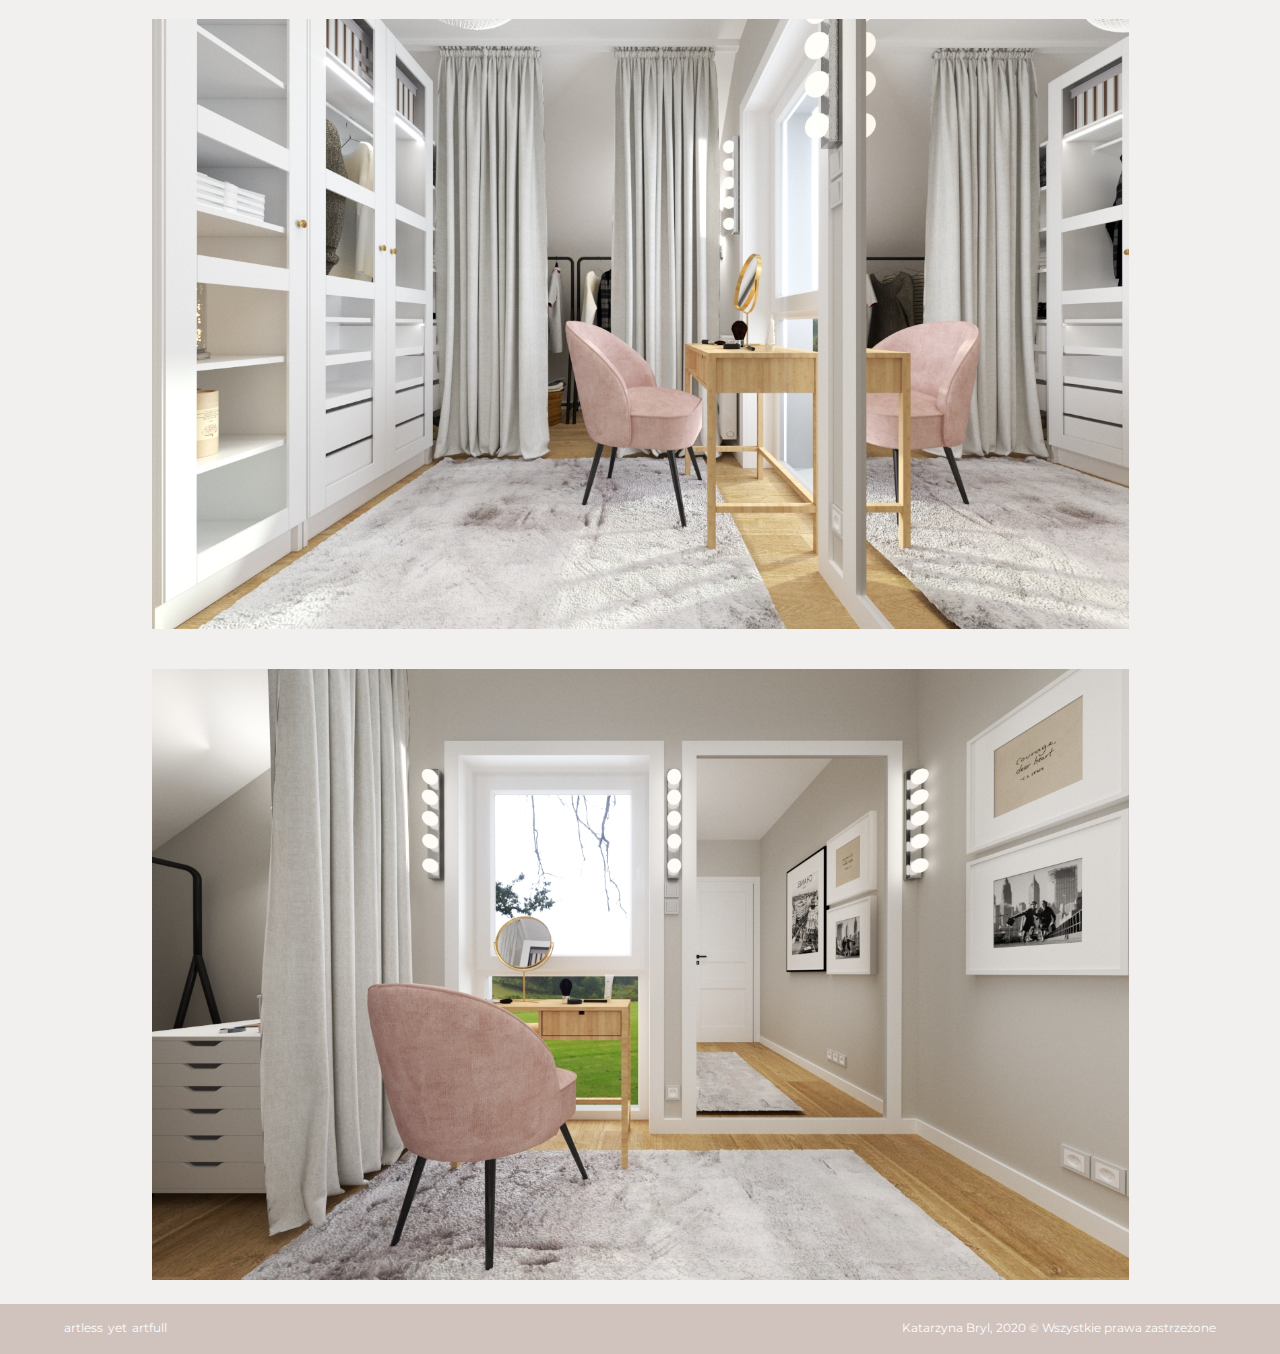
<file: w-nowojorskim-stylu.html>
<!DOCTYPE HTML>
<HTML lang="pl">
<head>
	<meta charset="utf-8"/>
	<meta name="viewport" content="width=device-width, initial-scale=1, shrink-to-fit=no">
	<title>Artless | Projektowanie wnętrz</title>
	<link rel = "icon" type = "image/png" href = "img/logo.png">
	<meta name="description" content="Artless design wnętrza. Artless design projekt. Projektowanie wnętrz. Projektowanie wnętrz wrocław. Projektowanie wnętrz konin. Projektant wnętrz. Architekt wnętrz. Projekt mieszkania. Projekt kuchni. Remont mieszkania. Projekt wnętrza domu"/>
	<meta name="keywords" content="Artless design wnętrza. Artless design projekt. Projektowanie wnętrz. Projektowanie wnętrz wrocław. Projektowanie wnętrz konin. Projektant wnętrz. Architekt wnętrz. Projekt mieszkania. Projekt kuchni. Remont mieszkania. Projekt wnętrza domu"/>
	<meta http-equiv="x-ua-compatible" content="IE-edge, chrome=1"/>
	<meta name="author" content="Michał Nowak"/>
	<!--[if lt IE 9]>
	<script src="https://cdnjs.cloudflare.com/ajax/libs/html5shiv/3.7.3/html5shiv.min.js"></script>
	<![endif]-->
	<link rel="stylesheet" href="css/bootstrap.min.css" type="text/css"/>
	<link rel="stylesheet" href="style.css" type="text/css"/>
	<link href="https://fonts.googleapis.com/css2?family=Montserrat:wght@400;700&display=swap" rel="stylesheet">
	<link href="https://fonts.googleapis.com/css2?family=DM+Serif+Display&display=swap" rel="stylesheet">
	<link rel="stylesheet" href="fontello/css/fontello.css" type="text/css"/>
</head>	
<body>
	<header>
		<div class="container-fluid bg-menu mr-auto ml-auto p-0">
			<div id="menu" class="container-fluid bg-menu mr-auto ml-auto p-0">
				<nav class="navbar navbar-expand-md">
					<button class="navbar-toggler mr-auto ml-auto" type="button" data-toggle="collapse" data-target="#mainmenu" aria-controls="mainmenu" aria-expanded="false" aria-label="toggler button">
					<span class="icon-menu"></span>
					</button>
					<div class="collapse navbar-collapse" id="mainmenu">
						<ul class="navbar-nav mr-auto ml-auto">
							<li class="nav-item pr-4"><a class="nav-link" href="projektowanie-wnętrz">powrót do strony głównej</a></li>
							<li class="nav-item nav-link pr-4" style="coursor:none;">nr tel: 666 987 556</li>
							<li class="nav-item nav-link pr-4">katarzyna.bryl@gmail.com</li>
							<li class="nav-item nav-link"><a class="d-none d-lg-inline-block text-body" href="https://www.instagram.com/kasiabrl/", target = blank ><span class="icon-instagram"></span></a></li>
						</ul>
					</div>
					<a class="d-lg-none text-body mr-auto ml-auto" href="https://www.instagram.com/kasiabrl/", target = blank ><span class="icon-instagram"></span></a>
				</nav>
			</div>
			<div id = "logo" class="container-fluid bg-menu mr-auto ml-auto p-0">
				<a class="navbar-brand p-0 m-0" href="projektowanie-wnętrz"><img src="img/logo.png"/></a>
			</div>
		</div>
	</header>
	<section id="projects">
		<div class="container p-4">
			<h1 style="text-align: justify;">w nowojorskim stylu</h1>
			<div class="row">
				<div class = "col-12 image">
					<img src="projekt/wns/1.jpg"/>
				</div>
				<div class = "col-12 image">
					<img src="projekt/wns/2.jpg"/>
				</div>
				<div class = "col-12 image">
					<img src="projekt/wns/3.jpg"/>
				</div>
				<div class = "col-12 image">
					<img src="projekt/wns/4.jpg"/>
				</div>
				<div class = "col-12 image">
					<img src="projekt/wns/5.jpg"/>
				</div>
				<div class = "col-12 image">
					<img src="projekt/wns/6.jpg"/>
				</div>
				<div class = "col-12 image">
					<img src="projekt/wns/7.jpg"/>
				</div>
				<div class = "col-12 image">
					<img src="projekt/wns/8.jpg"/>
				</div>
				<div class = "col-12 image">
					<img src="projekt/wns/9.jpg"/>
				</div>
				<div class = "col-12 image">
					<img src="projekt/wns/10.jpg"/>
				</div>
				<div class = "col-12 image">
					<img src="projekt/wns/11.jpg"/>
				</div>
			</div>
		</div>
	</section>
		<section class="footer">
			<div class="container-fluid">
				<div class = "row">
					<p class="finish" style="left: 5%;">artless<span style="margin-left:5px; margin-right:5px;">yet</span>artfull</p>
					<p class="finish" style="right: 5%;">Katarzyna Bryl, 2020 &copy; Wszystkie prawa zastrzeżone</p>
				</div>
			</div>
		</section>
	</footer>
	<a class="arrow" href="#"><i class="icon-up-big"></i></></a>
<script src="jquery-3.5.1.min.js"></script>
	<script>
		$(document).ready(function() {
		var logoY = $('#logo').offset().top;
		var appearingArrow = function() {
		var ScrollY = $(window).scrollTop();
		if (ScrollY >= logoY) {
				$('.arrow').addClass('arrow-appear');
			} else {
				$('.arrow').removeClass('arrow-appear');
				}
				};
				appearingArrow();
				$(window).scroll(function() {
					appearingArrow();
				});
				});
	</script>
	<script>
	$(document).ready(function() {
	var MenuY = $('#menu').offset().top;
	var stickyMenu = function() {
	var ScrollY = $(window).scrollTop();
	if (ScrollY >= MenuY) {
			$('#menu').addClass('sticky');
		} else {
			$('#menu').removeClass('sticky');
			}
			};
			stickyMenu();
			$(window).scroll(function() {
				stickyMenu();
			});
			});
	</script>
	<script src="jquery.scrollTo.min.js"></script>
	<script>
	$('.navbar-nav>li>a').on('click', function(){
    $('.navbar-collapse').collapse('hide');
	});
	</script>
		<script src="https://code.jquery.com/jquery-3.5.1.slim.min.js" integrity="sha384-DfXdz2htPH0lsSSs5nCTpuj/zy4C+OGpamoFVy38MVBnE+IbbVYUew+OrCXaRkfj" crossorigin="anonymous"></script>
	<script src="https://cdn.jsdelivr.net/npm/popper.js@1.16.0/dist/umd/popper.min.js" integrity="sha384-Q6E9RHvbIyZFJoft+2mJbHaEWldlvI9IOYy5n3zV9zzTtmI3UksdQRVvoxMfooAo" crossorigin="anonymous"></script>
	<script src="js/bootstrap.min.js"/></script>
</body>
</HTML>
</file>
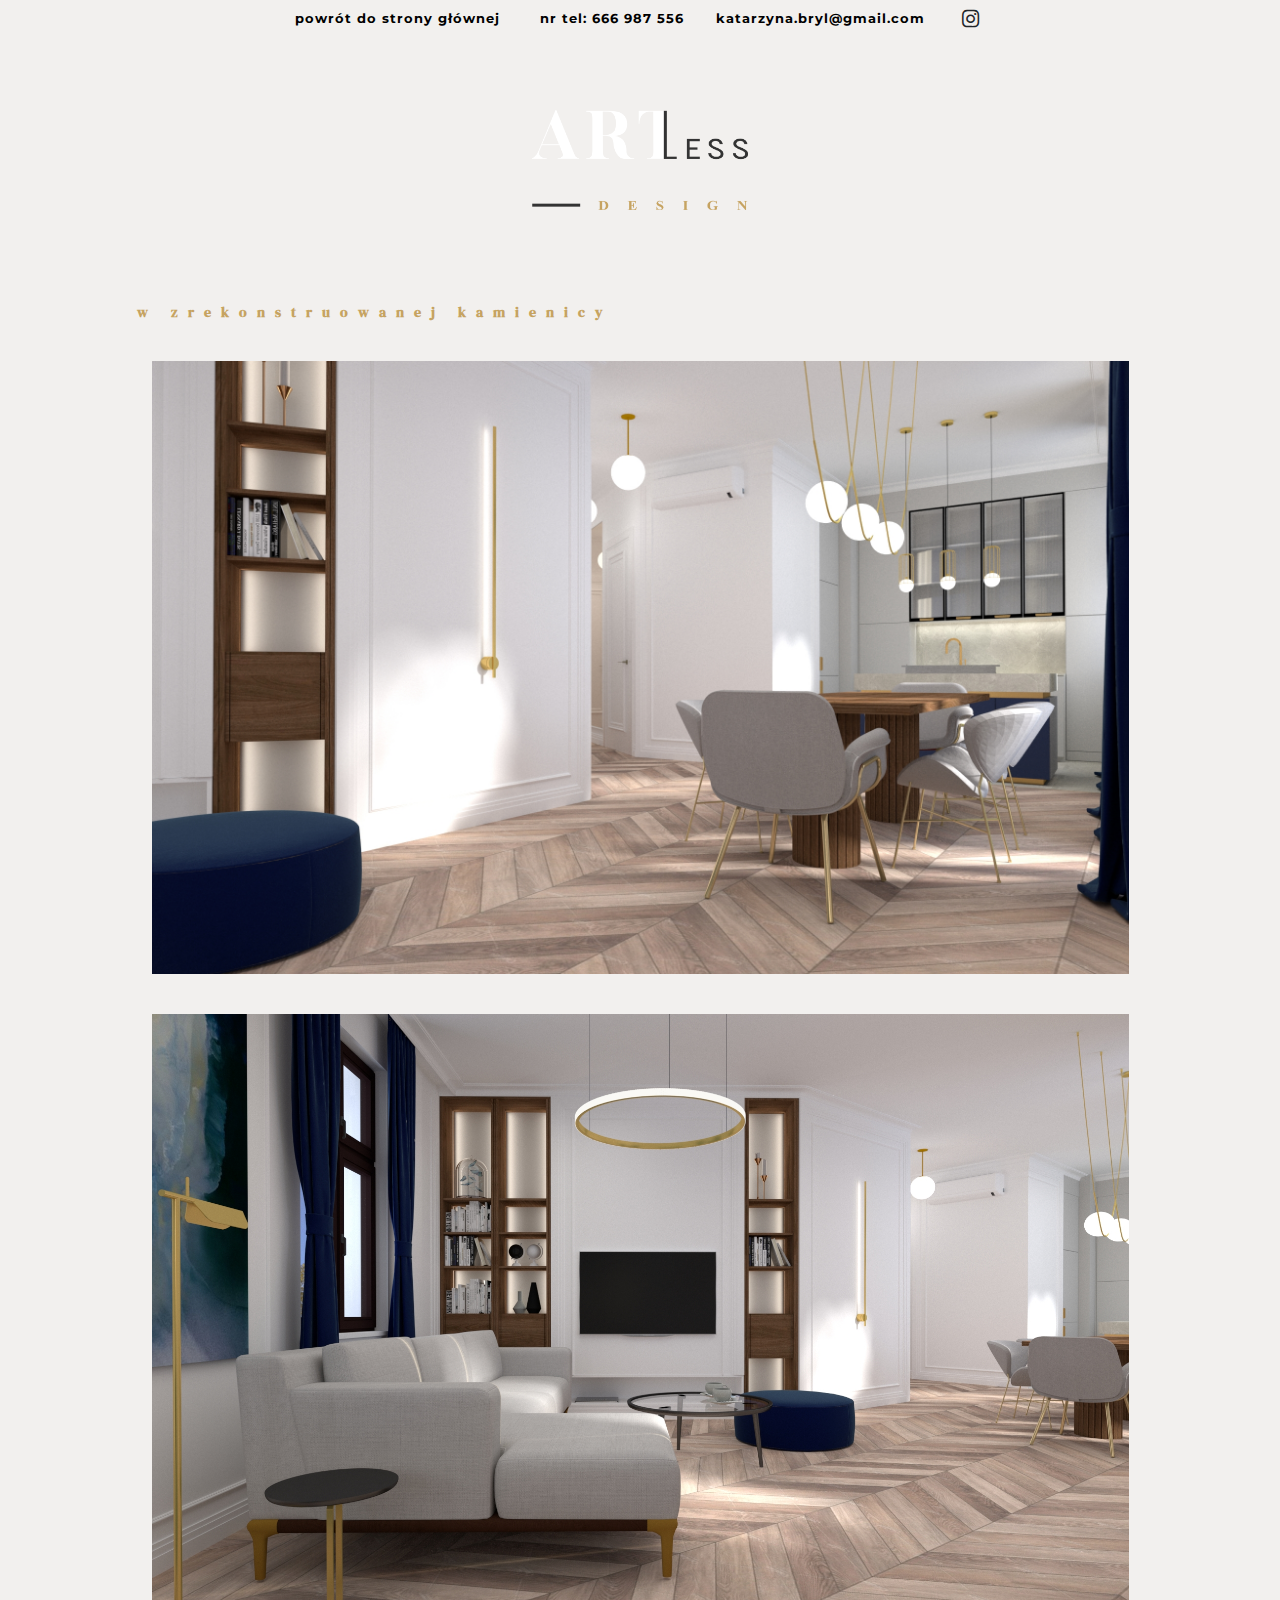
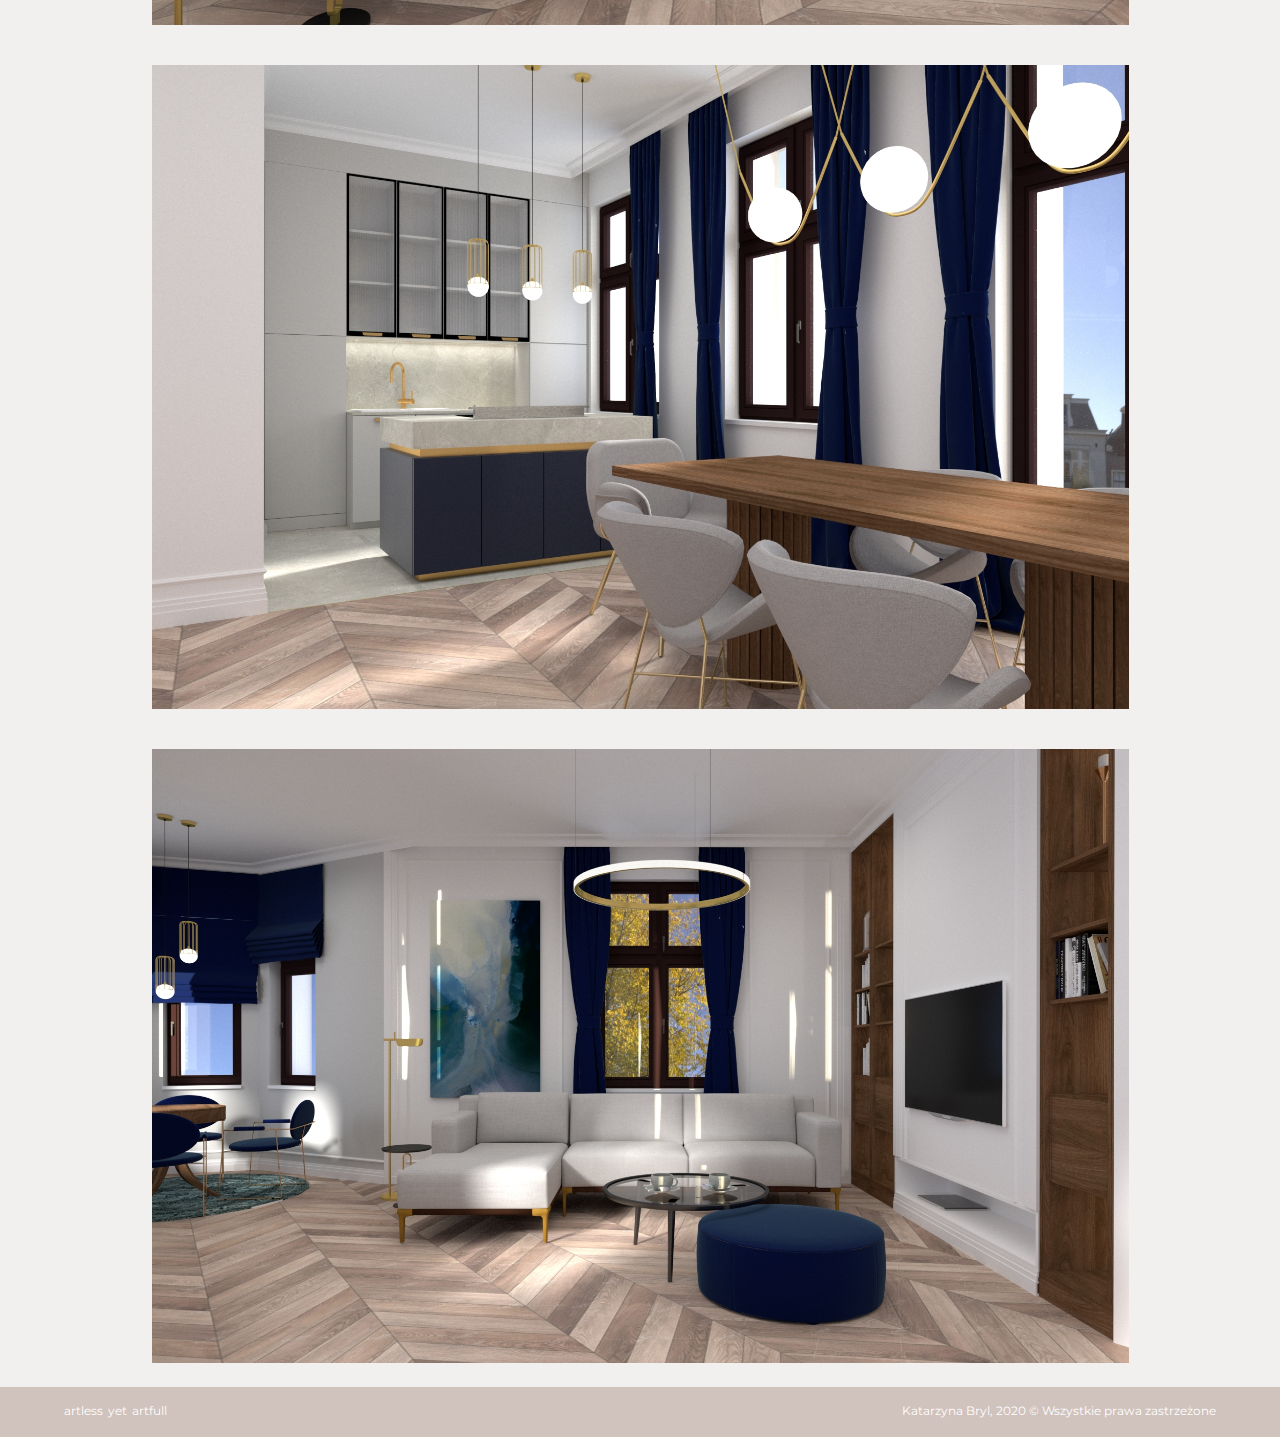
<file: w-zrekonstruowanej-kamienicy.html>
<!DOCTYPE HTML>
<HTML lang="pl">
<head>
	<meta charset="utf-8"/>
	<meta name="viewport" content="width=device-width, initial-scale=1, shrink-to-fit=no">
	<title>Artless | Projektowanie wnętrz</title>
	<link rel = "icon" type = "image/png" href = "img/logo.png">
	<meta name="description" content="Artless design wnętrza. Artless design projekt. Projektowanie wnętrz. Projektowanie wnętrz wrocław. Projektowanie wnętrz konin. Projektant wnętrz. Architekt wnętrz. Projekt mieszkania. Projekt kuchni. Remont mieszkania. Projekt wnętrza domu"/>
	<meta name="keywords" content="Artless design wnętrza. Artless design projekt. Projektowanie wnętrz. Projektowanie wnętrz wrocław. Projektowanie wnętrz konin. Projektant wnętrz. Architekt wnętrz. Projekt mieszkania. Projekt kuchni. Remont mieszkania. Projekt wnętrza domu"/>
	<meta http-equiv="x-ua-compatible" content="IE-edge, chrome=1"/>
	<meta name="author" content="Michał Nowak"/>
	<!--[if lt IE 9]>
	<script src="https://cdnjs.cloudflare.com/ajax/libs/html5shiv/3.7.3/html5shiv.min.js"></script>
	<![endif]-->
	<link rel="stylesheet" href="css/bootstrap.min.css" type="text/css"/>
	<link rel="stylesheet" href="style.css" type="text/css"/>
	<link href="https://fonts.googleapis.com/css2?family=Montserrat:wght@400;700&display=swap" rel="stylesheet">
	<link href="https://fonts.googleapis.com/css2?family=DM+Serif+Display&display=swap" rel="stylesheet">
	<link rel="stylesheet" href="fontello/css/fontello.css" type="text/css"/>
</head>	
<body>
	<header>
		<div class="container-fluid bg-menu mr-auto ml-auto p-0">
			<div id="menu" class="container-fluid bg-menu mr-auto ml-auto p-0">
				<nav class="navbar navbar-expand-md">
					<button class="navbar-toggler mr-auto ml-auto" type="button" data-toggle="collapse" data-target="#mainmenu" aria-controls="mainmenu" aria-expanded="false" aria-label="toggler button">
					<span class="icon-menu"></span>
					</button>
					<div class="collapse navbar-collapse" id="mainmenu">
						<ul class="navbar-nav mr-auto ml-auto">
							<li class="nav-item pr-4"><a class="nav-link" href="projektowanie-wnętrz">powrót do strony głównej</a></li>
							<li class="nav-item nav-link pr-4" style="coursor:none;">nr tel: 666 987 556</li>
							<li class="nav-item nav-link pr-4">katarzyna.bryl@gmail.com</li>
							<li class="nav-item nav-link"><a class="d-none d-lg-inline-block text-body" href="https://www.instagram.com/kasiabrl/", target = blank ><span class="icon-instagram"></span></a></li>
						</ul>
					</div>
					<a class="d-lg-none text-body mr-auto ml-auto" href="https://www.instagram.com/kasiabrl/", target = blank ><span class="icon-instagram"></span></a>
				</nav>
			</div>
			<div id = "logo" class="container-fluid bg-menu mr-auto ml-auto p-0">
				<a class="navbar-brand p-0 m-0" href="projektowanie-wnętrz"><img src="img/logo.png"/></a>
			</div>
		</div>
	</header>
	<section id="projects">
		<div class="container p-4">
			<h1 style="text-align: justify;">w zrekonstruowanej kamienicy</h1>
			<div class="row">
				<div class = "col-12 image">
					<img src="projekt/wzk/1.jpg"/>
				</div>
				<div class = "col-12 image">
					<img src="projekt/wzk/2.jpg"/>
				</div>
				<div class = "col-12 image">
					<img src="projekt/wzk/3.jpg"/>
				</div>
				<div class = "col-12 image">
					<img src="projekt/wzk/4.jpg"/>
				</div>
			</div>
		</div>
	</section>
		<section class="footer">
			<div class="container-fluid">
				<div class = "row">
					<p class="finish" style="left: 5%;">artless<span style="margin-left:5px; margin-right:5px;">yet</span>artfull</p>
					<p class="finish" style="right: 5%;">Katarzyna Bryl, 2020 &copy; Wszystkie prawa zastrzeżone</p>
				</div>
			</div>
		</section>
	</footer>
	<a class="arrow" href="#"><i class="icon-up-big"></i></></a>
<script src="jquery-3.5.1.min.js"></script>
	<script>
		$(document).ready(function() {
		var logoY = $('#logo').offset().top;
		var appearingArrow = function() {
		var ScrollY = $(window).scrollTop();
		if (ScrollY >= logoY) {
				$('.arrow').addClass('arrow-appear');
			} else {
				$('.arrow').removeClass('arrow-appear');
				}
				};
				appearingArrow();
				$(window).scroll(function() {
					appearingArrow();
				});
				});
	</script>
	<script>
	$(document).ready(function() {
	var MenuY = $('#menu').offset().top;
	var stickyMenu = function() {
	var ScrollY = $(window).scrollTop();
	if (ScrollY >= MenuY) {
			$('#menu').addClass('sticky');
		} else {
			$('#menu').removeClass('sticky');
			}
			};
			stickyMenu();
			$(window).scroll(function() {
				stickyMenu();
			});
			});
	</script>
	<script src="jquery.scrollTo.min.js"></script>
	<script>
	$('.navbar-nav>li>a').on('click', function(){
    $('.navbar-collapse').collapse('hide');
	});
	</script>
		<script src="https://code.jquery.com/jquery-3.5.1.slim.min.js" integrity="sha384-DfXdz2htPH0lsSSs5nCTpuj/zy4C+OGpamoFVy38MVBnE+IbbVYUew+OrCXaRkfj" crossorigin="anonymous"></script>
	<script src="https://cdn.jsdelivr.net/npm/popper.js@1.16.0/dist/umd/popper.min.js" integrity="sha384-Q6E9RHvbIyZFJoft+2mJbHaEWldlvI9IOYy5n3zV9zzTtmI3UksdQRVvoxMfooAo" crossorigin="anonymous"></script>
	<script src="js/bootstrap.min.js"/></script>
</body>
</HTML>
</file>
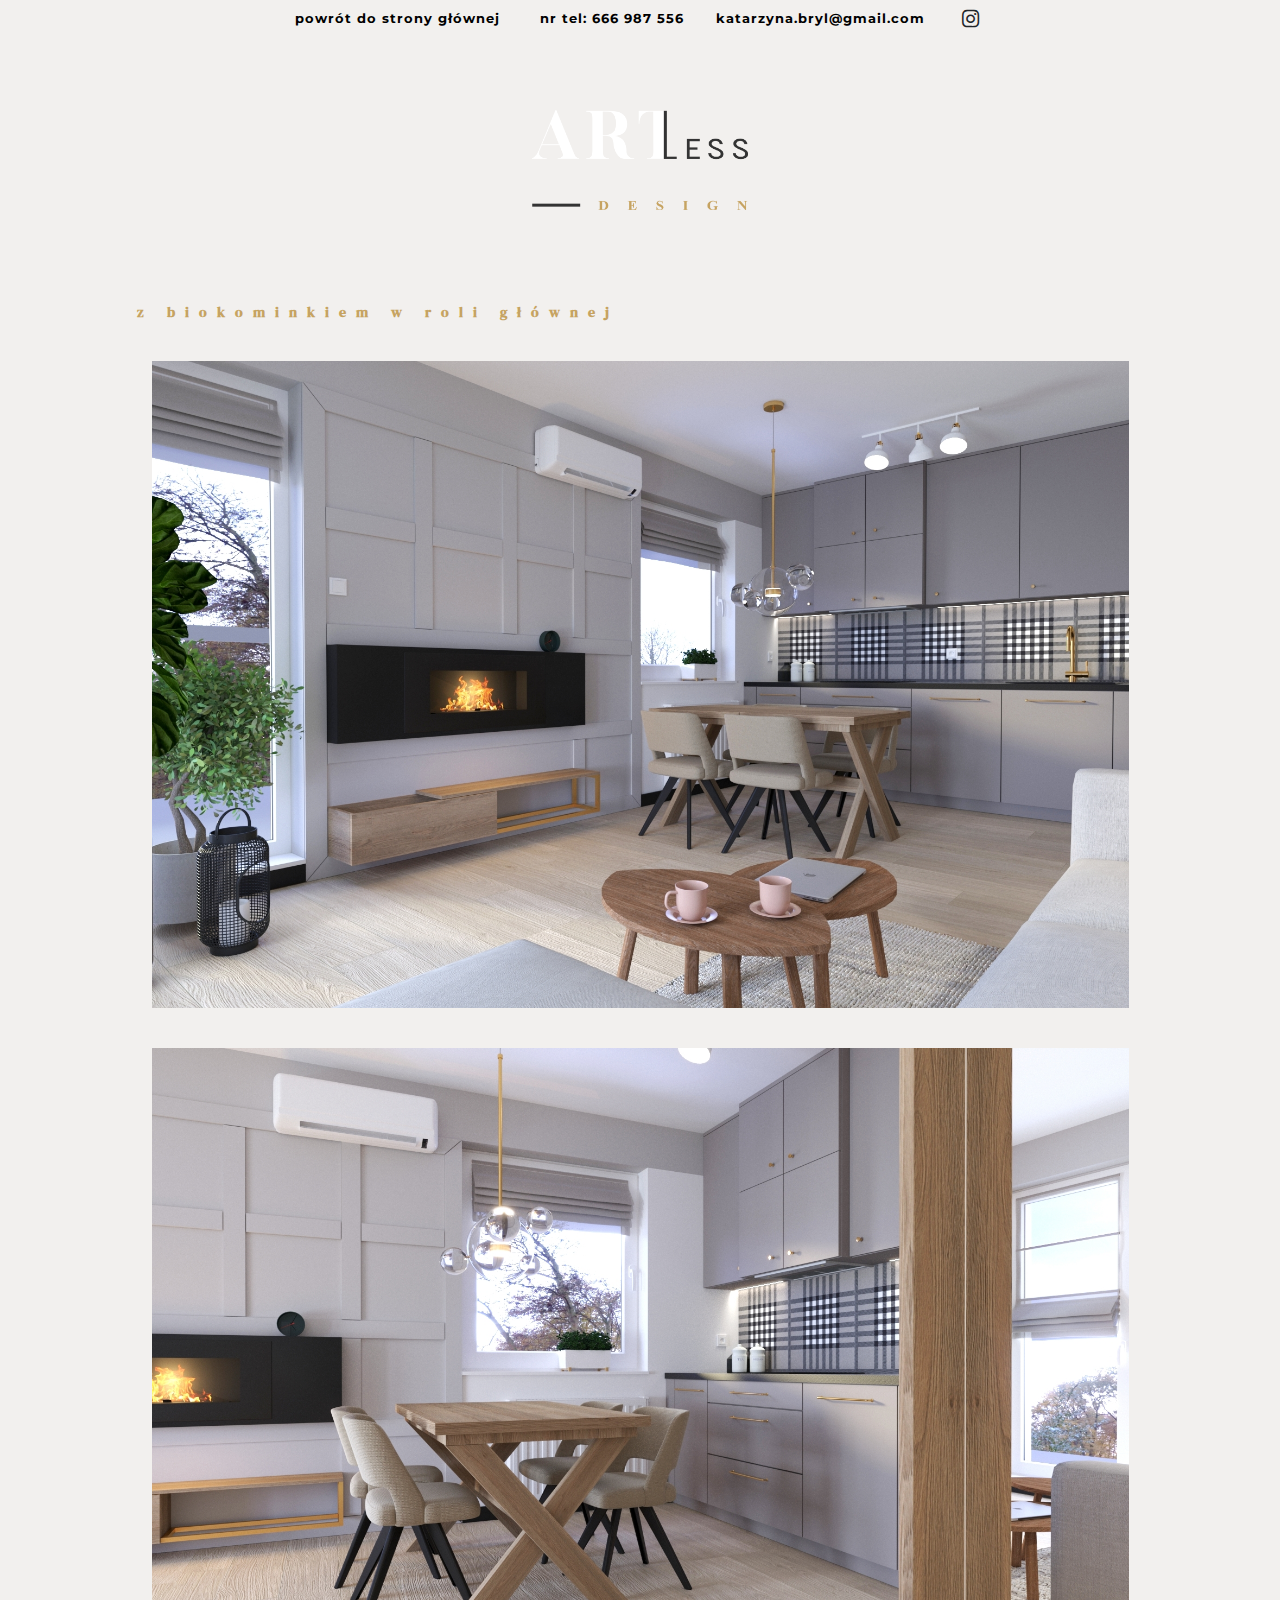
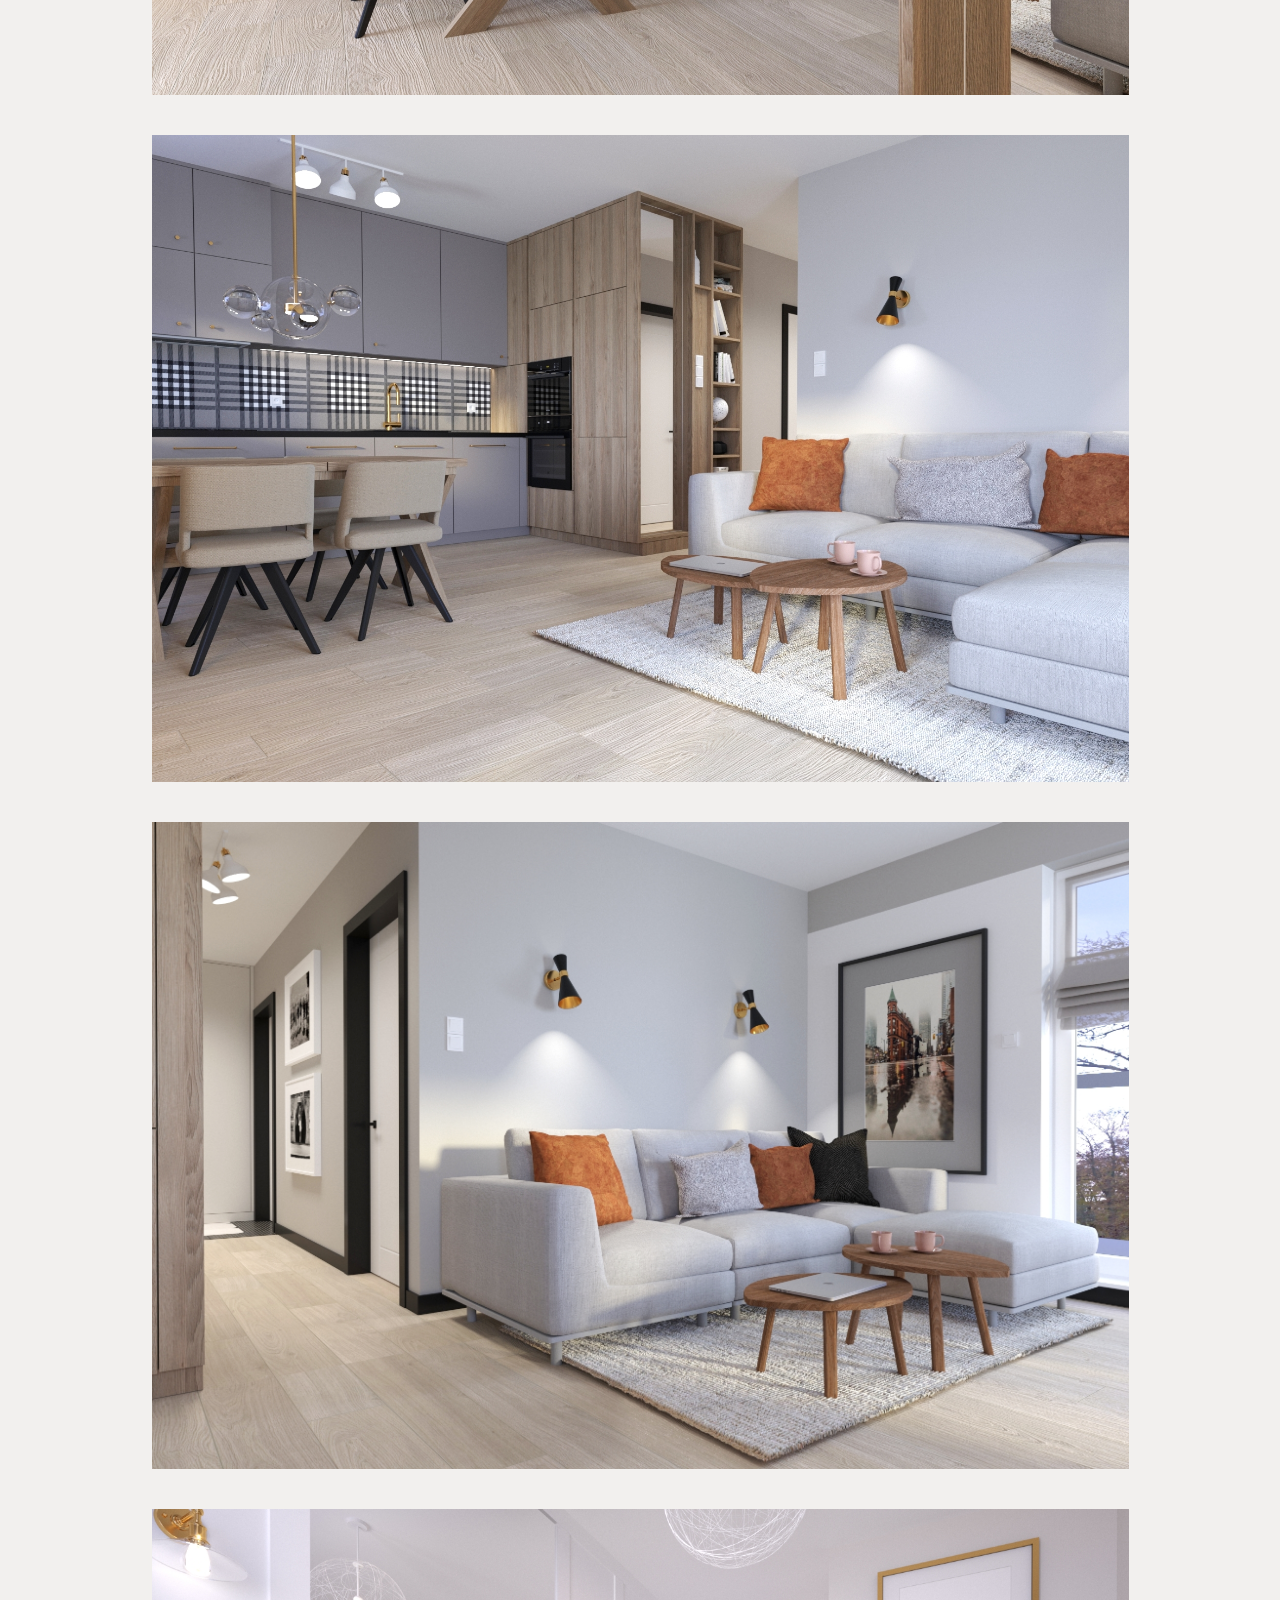
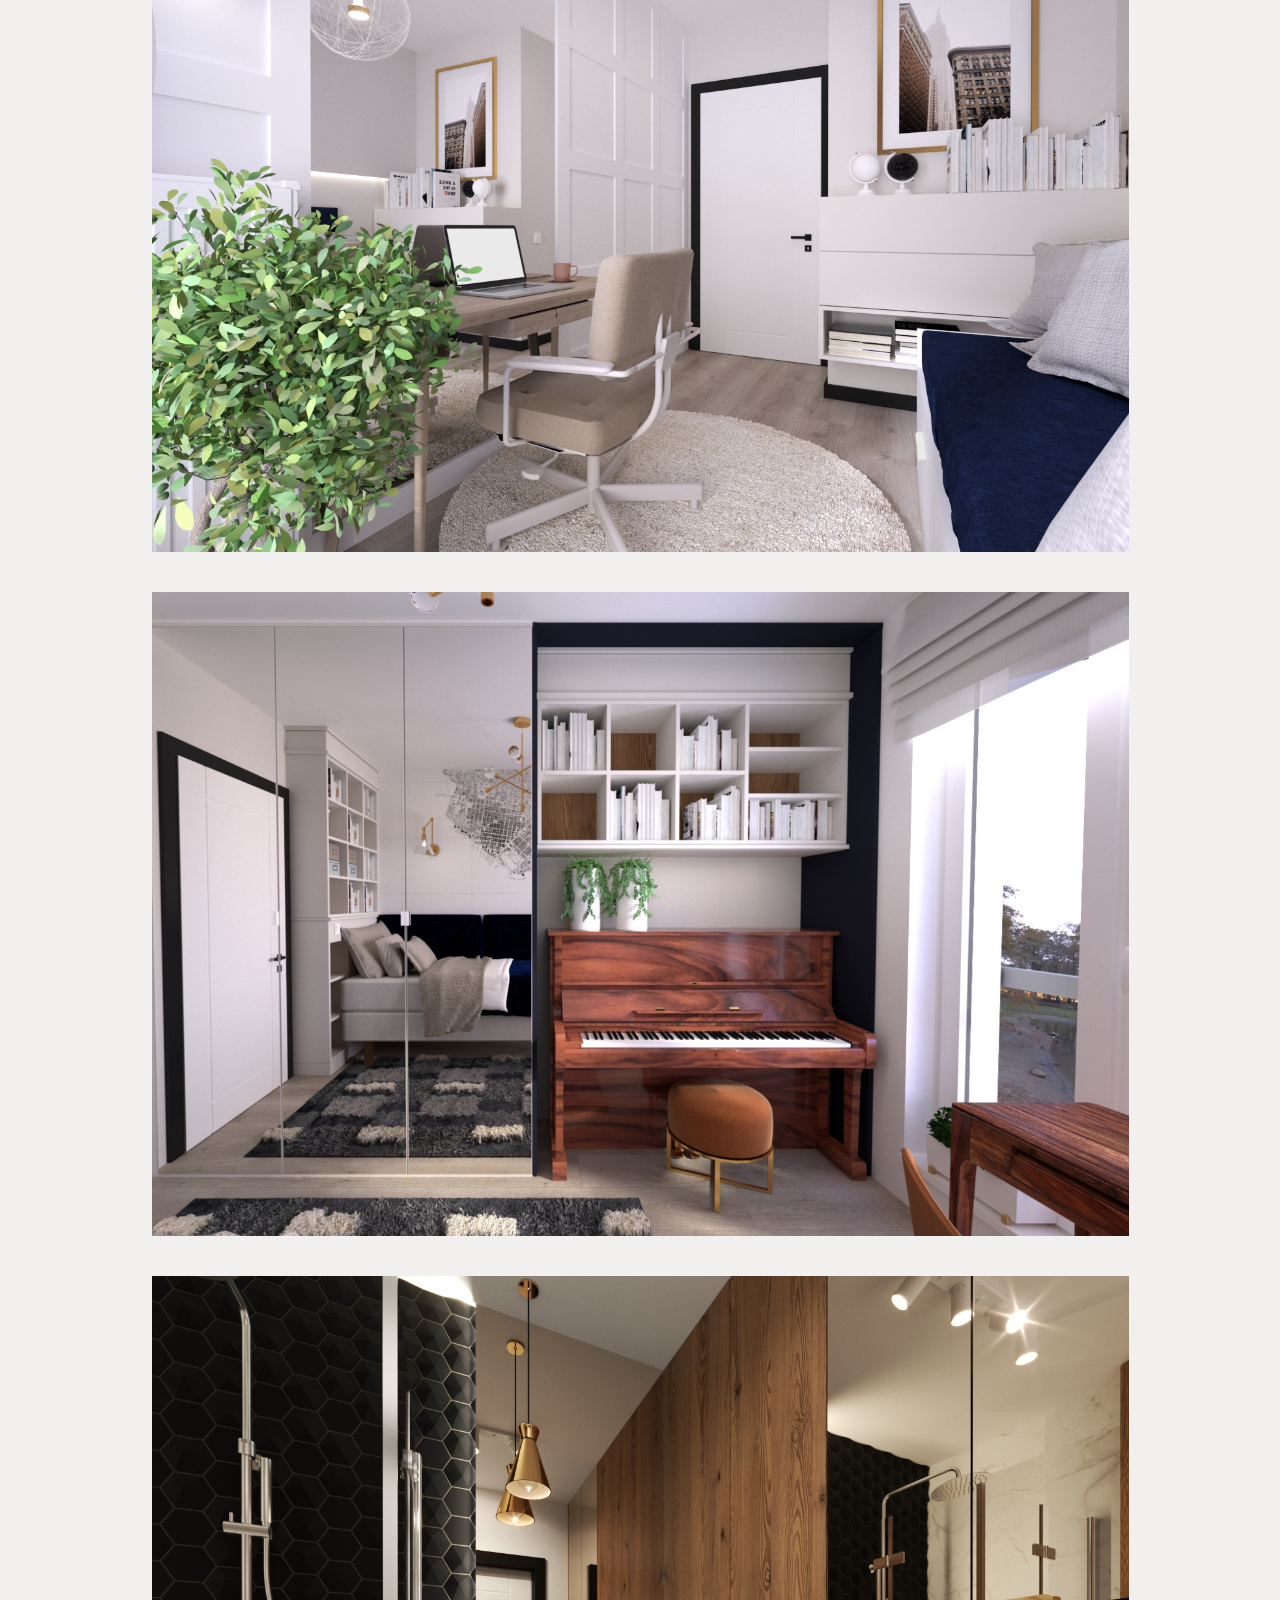
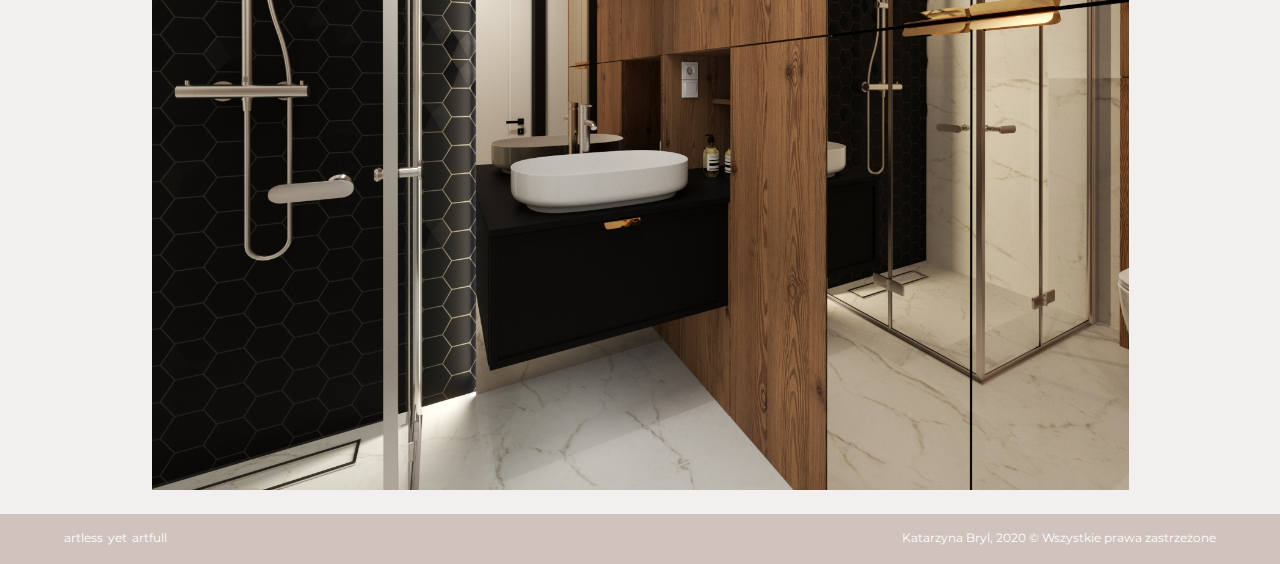
<file: z-biokominkiem-w-roli-głównej.html>
<!DOCTYPE HTML>
<HTML lang="pl">
<head>
	<meta charset="utf-8"/>
	<meta name="viewport" content="width=device-width, initial-scale=1, shrink-to-fit=no">
	<title>Artless | Projektowanie wnętrz</title>
	<link rel = "icon" type = "image/png" href = "img/logo.png">
	<meta name="description" content="Artless design wnętrza. Artless design projekt. Projektowanie wnętrz. Projektowanie wnętrz wrocław. Projektowanie wnętrz konin. Projektant wnętrz. Architekt wnętrz. Projekt mieszkania. Projekt kuchni. Remont mieszkania. Projekt wnętrza domu"/>
	<meta name="keywords" content="Artless design wnętrza. Artless design projekt. Projektowanie wnętrz. Projektowanie wnętrz wrocław. Projektowanie wnętrz konin. Projektant wnętrz. Architekt wnętrz. Projekt mieszkania. Projekt kuchni. Remont mieszkania. Projekt wnętrza domu"/>
	<meta http-equiv="x-ua-compatible" content="IE-edge, chrome=1"/>
	<meta name="author" content="Michał Nowak"/>
	<!--[if lt IE 9]>
	<script src="https://cdnjs.cloudflare.com/ajax/libs/html5shiv/3.7.3/html5shiv.min.js"></script>
	<![endif]-->
	<link rel="stylesheet" href="css/bootstrap.min.css" type="text/css"/>
	<link rel="stylesheet" href="style.css" type="text/css"/>
	<link href="https://fonts.googleapis.com/css2?family=Montserrat:wght@400;700&display=swap" rel="stylesheet">
	<link href="https://fonts.googleapis.com/css2?family=DM+Serif+Display&display=swap" rel="stylesheet">
	<link rel="stylesheet" href="fontello/css/fontello.css" type="text/css"/>
</head>	
<body>
	<header>
		<div class="container-fluid bg-menu mr-auto ml-auto p-0">
			<div id="menu" class="container-fluid bg-menu mr-auto ml-auto p-0">
				<nav class="navbar navbar-expand-md">
					<button class="navbar-toggler mr-auto ml-auto" type="button" data-toggle="collapse" data-target="#mainmenu" aria-controls="mainmenu" aria-expanded="false" aria-label="toggler button">
					<span class="icon-menu"></span>
					</button>
					<div class="collapse navbar-collapse" id="mainmenu">
						<ul class="navbar-nav mr-auto ml-auto">
							<li class="nav-item pr-4"><a class="nav-link" href="projektowanie-wnętrz">powrót do strony głównej</a></li>
							<li class="nav-item nav-link pr-4" style="coursor:none;">nr tel: 666 987 556</li>
							<li class="nav-item nav-link pr-4">katarzyna.bryl@gmail.com</li>
							<li class="nav-item nav-link"><a class="d-none d-lg-inline-block text-body" href="https://www.instagram.com/kasiabrl/", target = blank ><span class="icon-instagram"></span></a></li>
						</ul>
					</div>
					<a class="d-lg-none text-body mr-auto ml-auto" href="https://www.instagram.com/kasiabrl/", target = blank ><span class="icon-instagram"></span></a>
				</nav>
			</div>
			<div id = "logo" class="container-fluid bg-menu mr-auto ml-auto p-0">
				<a class="navbar-brand p-0 m-0" href="projektowanie-wnętrz"><img src="img/logo.png"/></a>
			</div>
		</div>
	</header>
	<section id="projects">
		<div class="container p-4">
			<h1 style="text-align: justify;">z biokominkiem w roli głównej</h1>
			<div class="row">
				<div class = "col-12 image">
					<img src="projekt/zbwg/1.jpg"/>
				</div>
				<div class = "col-12 image">
					<img src="projekt/zbwg/2.jpg"/>
				</div>
				<div class = "col-12 image">
					<img src="projekt/zbwg/3.jpg"/>
				</div>
				<div class = "col-12 image">
					<img src="projekt/zbwg/4.jpg"/>
				</div>
				<div class = "col-12 image">
					<img src="projekt/zbwg/5.jpg"/>
				</div>
				<div class = "col-12 image">
					<img src="projekt/zbwg/6.jpg"/>
				</div>
				<div class = "col-12 image">
					<img src="projekt/zbwg/7.jpg"/>
				</div>
			</div>
		</div>
	</section>
		<section class="footer">
			<div class="container-fluid">
				<div class = "row">
					<p class="finish" style="left: 5%;">artless<span style="margin-left:5px; margin-right:5px;">yet</span>artfull</p>
					<p class="finish" style="right: 5%;">Katarzyna Bryl, 2020 &copy; Wszystkie prawa zastrzeżone</p>
				</div>
			</div>
		</section>
	</footer>
	<a class="arrow" href="#"><i class="icon-up-big"></i></></a>
<script src="jquery-3.5.1.min.js"></script>
	<script>
		$(document).ready(function() {
		var logoY = $('#logo').offset().top;
		var appearingArrow = function() {
		var ScrollY = $(window).scrollTop();
		if (ScrollY >= logoY) {
				$('.arrow').addClass('arrow-appear');
			} else {
				$('.arrow').removeClass('arrow-appear');
				}
				};
				appearingArrow();
				$(window).scroll(function() {
					appearingArrow();
				});
				});
	</script>
	<script>
	$(document).ready(function() {
	var MenuY = $('#menu').offset().top;
	var stickyMenu = function() {
	var ScrollY = $(window).scrollTop();
	if (ScrollY >= MenuY) {
			$('#menu').addClass('sticky');
		} else {
			$('#menu').removeClass('sticky');
			}
			};
			stickyMenu();
			$(window).scroll(function() {
				stickyMenu();
			});
			});
	</script>
	<script src="jquery.scrollTo.min.js"></script>
	<script>
	$('.navbar-nav>li>a').on('click', function(){
    $('.navbar-collapse').collapse('hide');
	});
	</script>
		<script src="https://code.jquery.com/jquery-3.5.1.slim.min.js" integrity="sha384-DfXdz2htPH0lsSSs5nCTpuj/zy4C+OGpamoFVy38MVBnE+IbbVYUew+OrCXaRkfj" crossorigin="anonymous"></script>
	<script src="https://cdn.jsdelivr.net/npm/popper.js@1.16.0/dist/umd/popper.min.js" integrity="sha384-Q6E9RHvbIyZFJoft+2mJbHaEWldlvI9IOYy5n3zV9zzTtmI3UksdQRVvoxMfooAo" crossorigin="anonymous"></script>
	<script src="js/bootstrap.min.js"/></script>
</body>
</HTML>
</file>
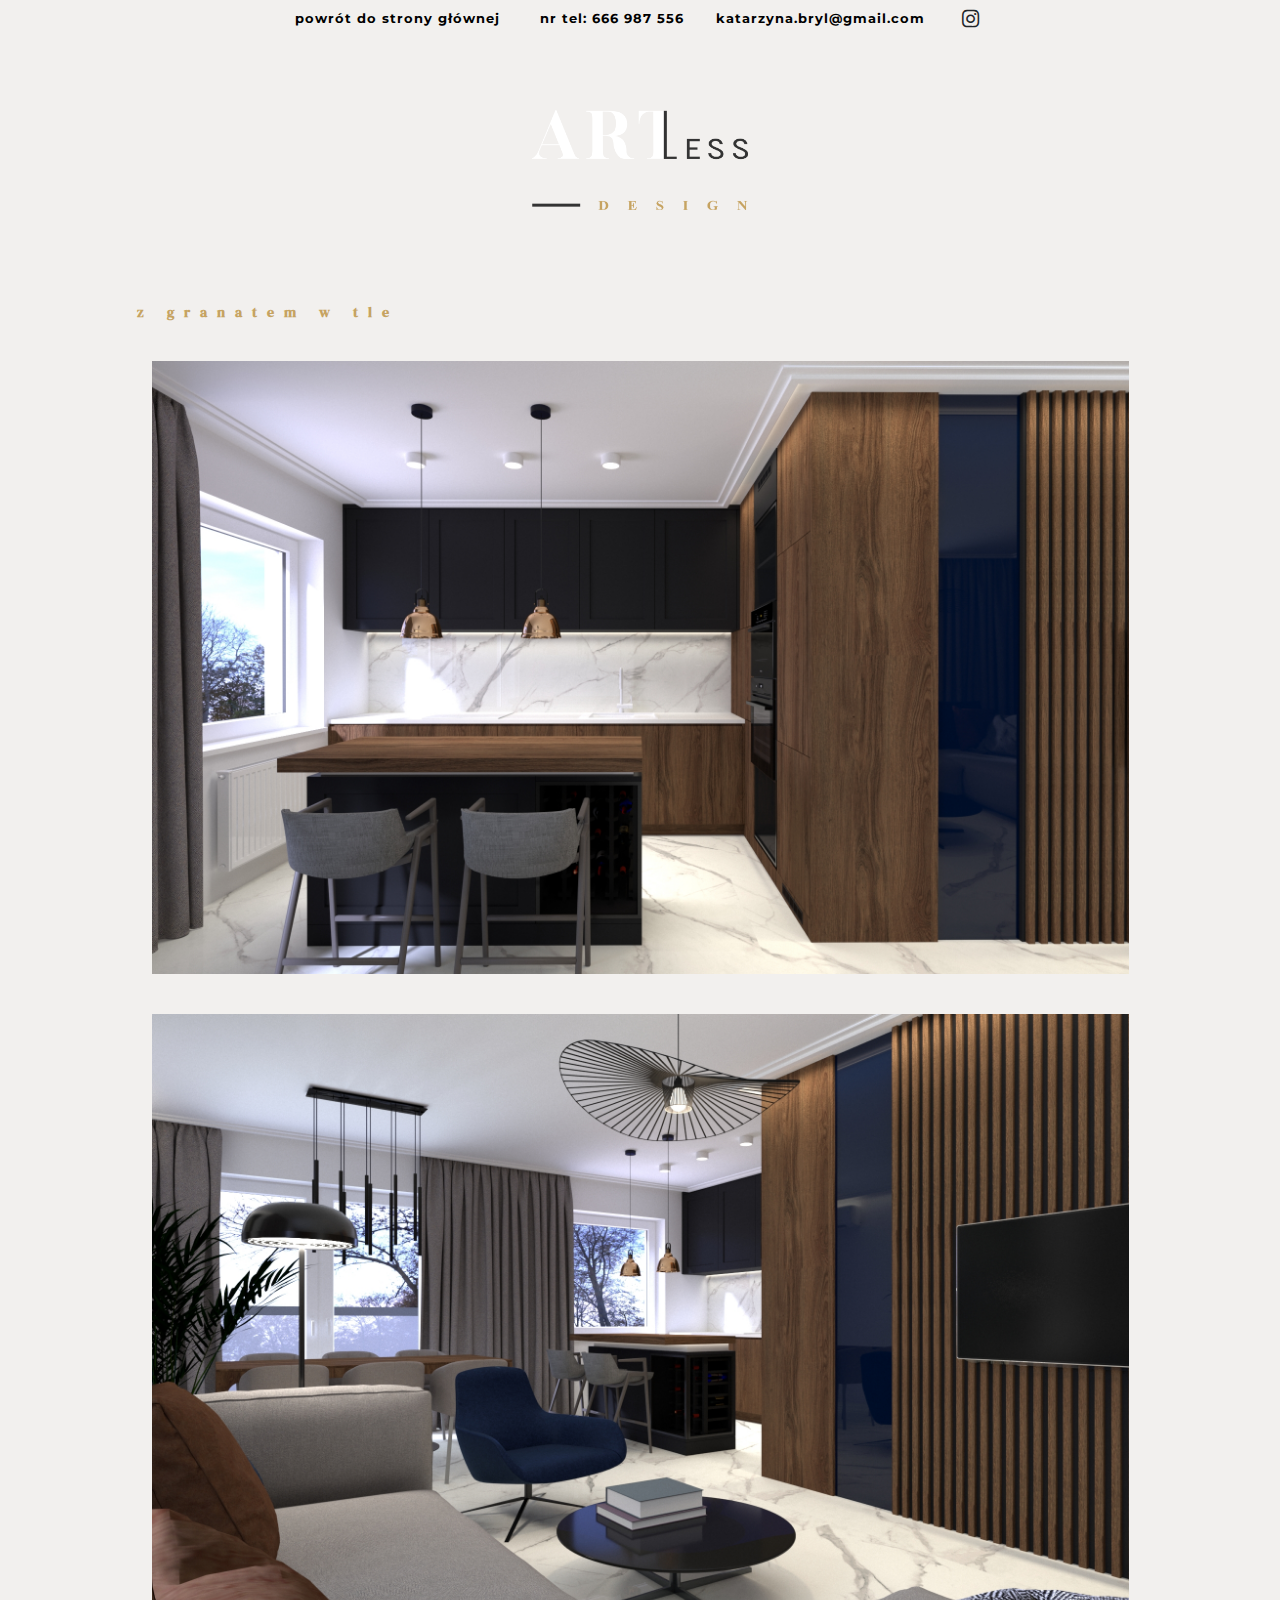
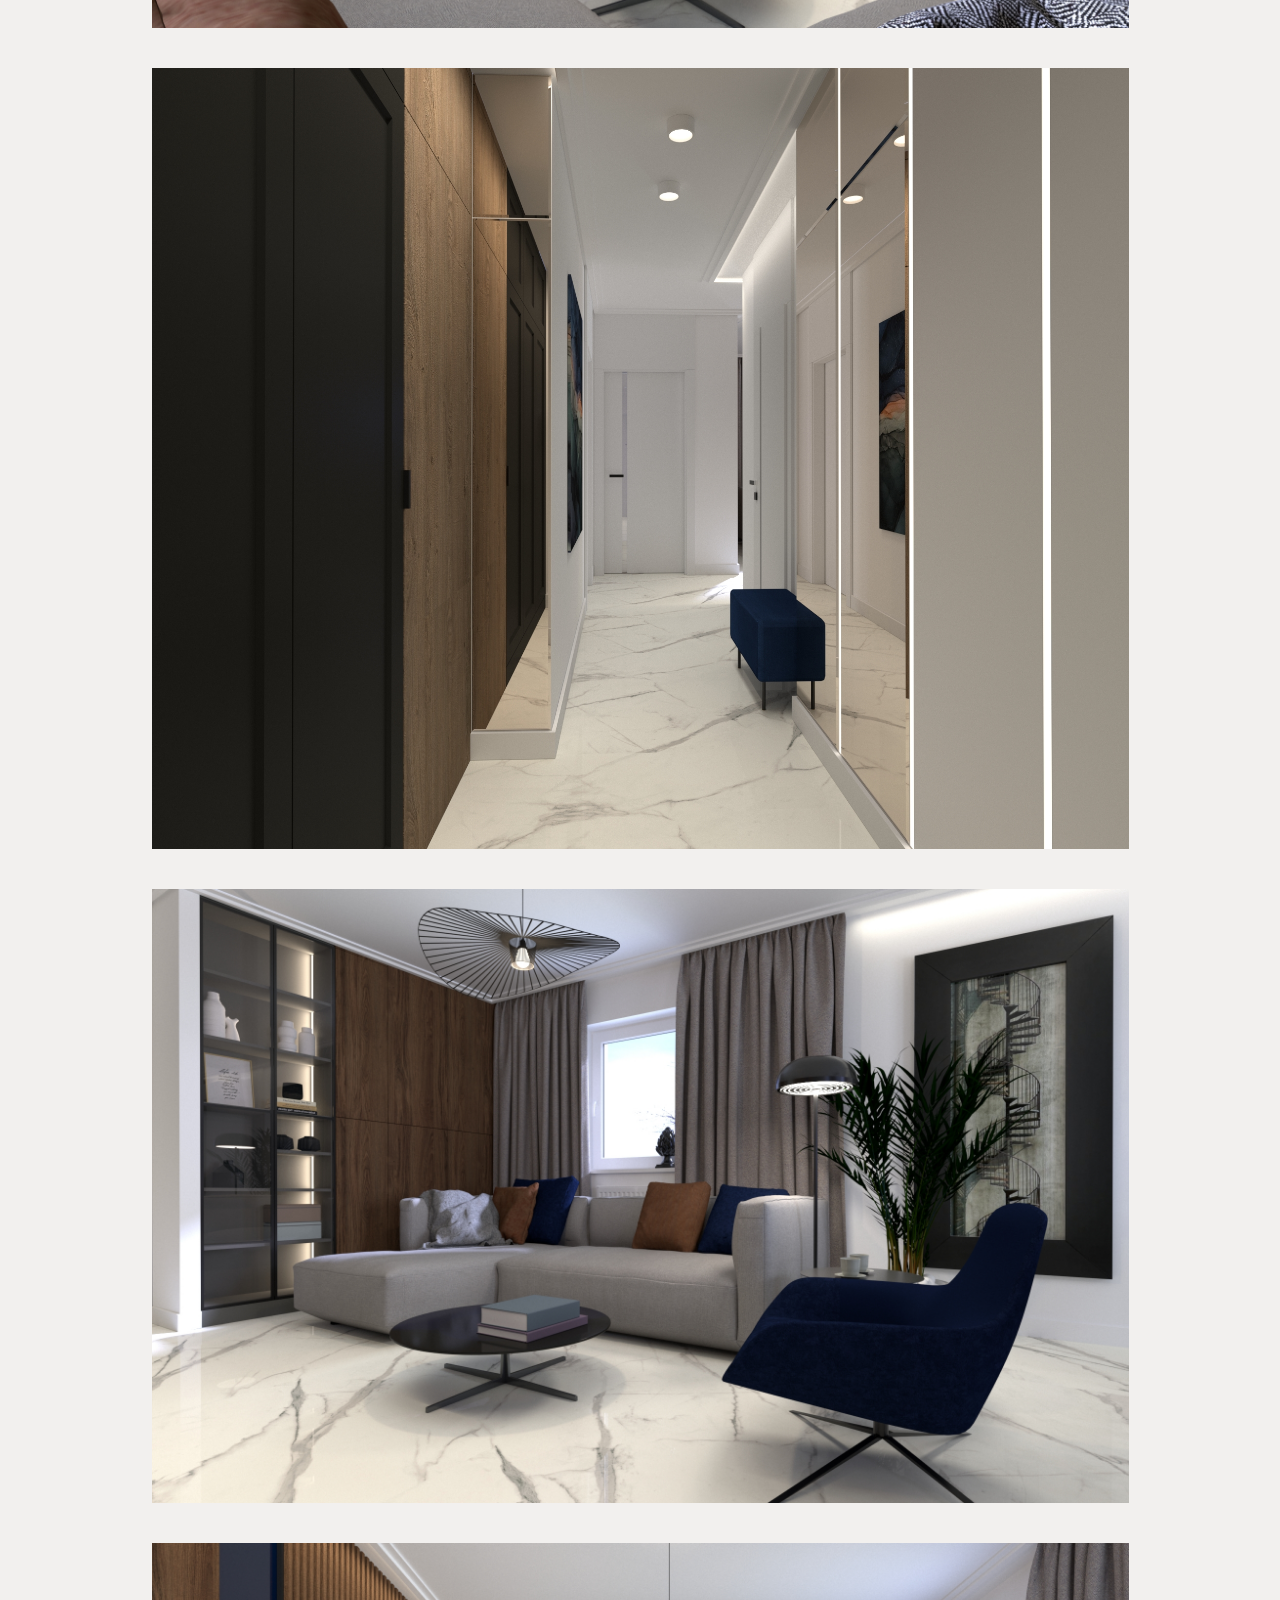
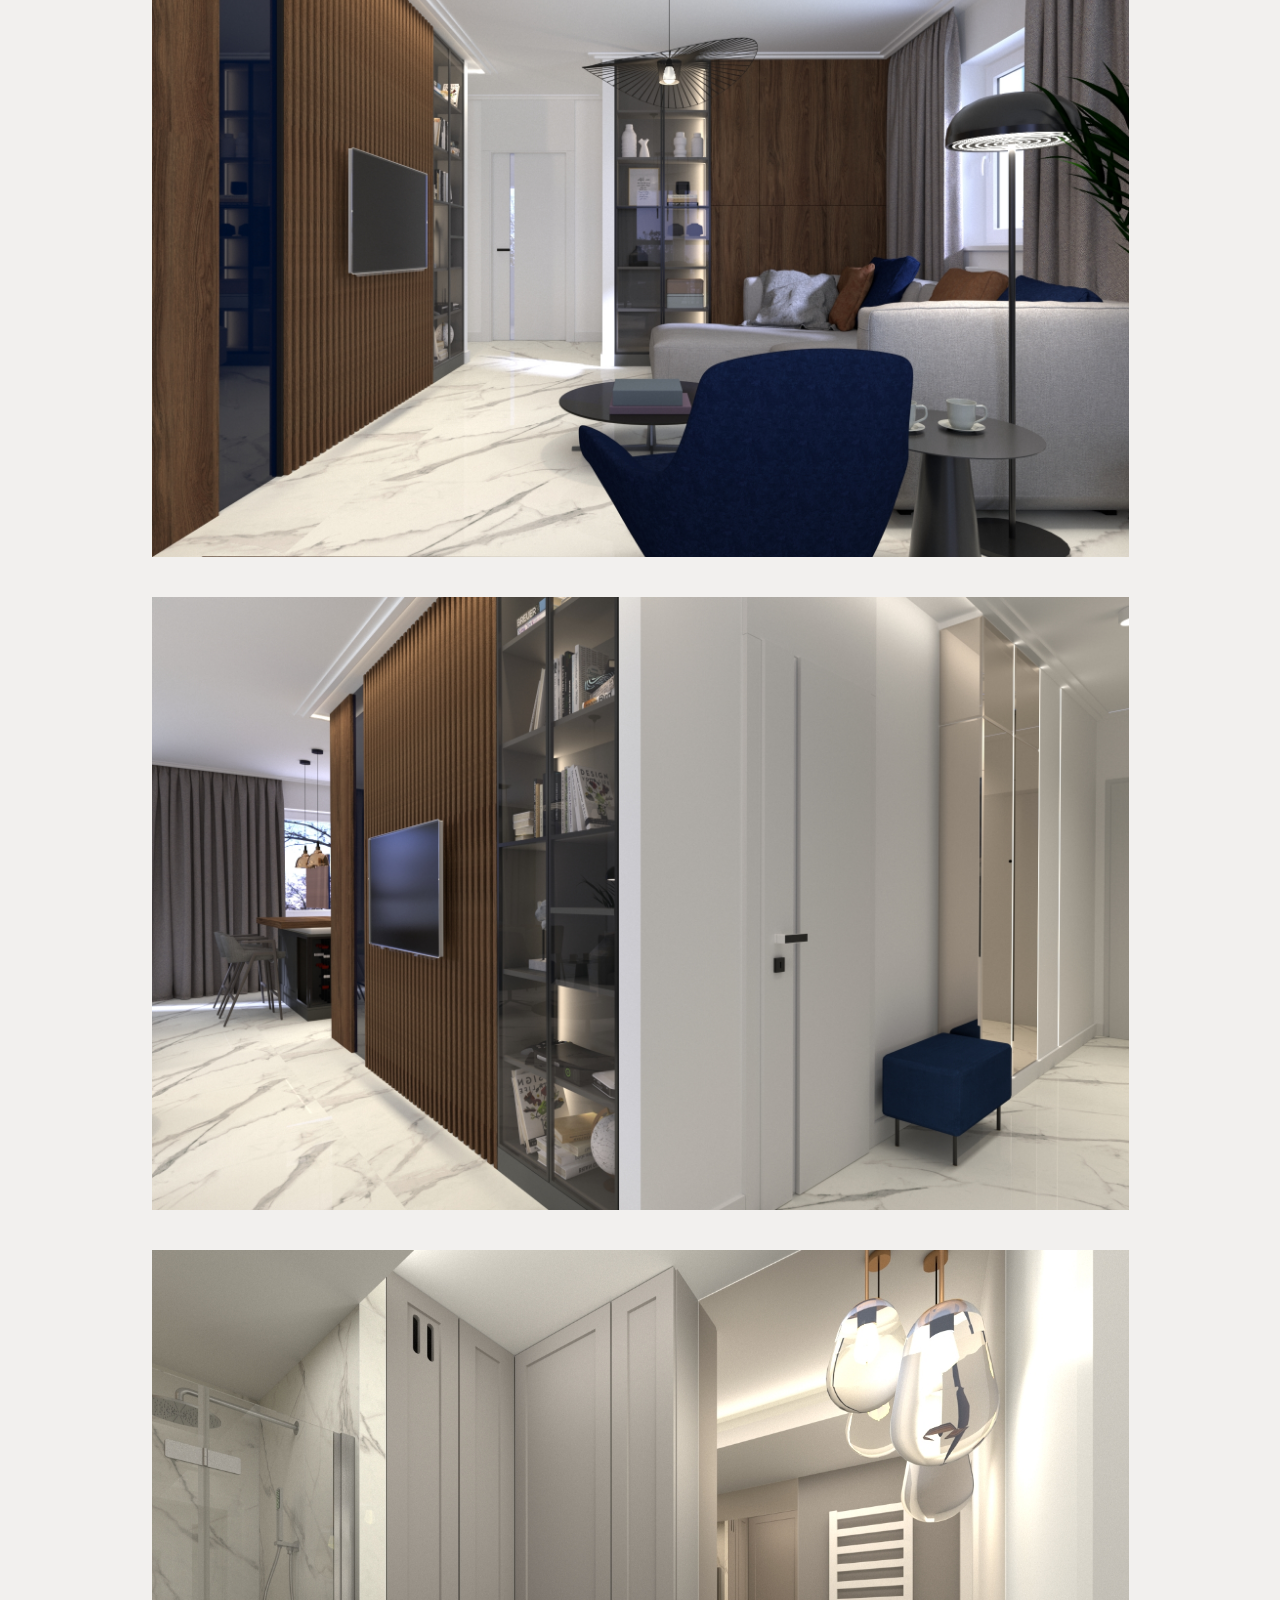
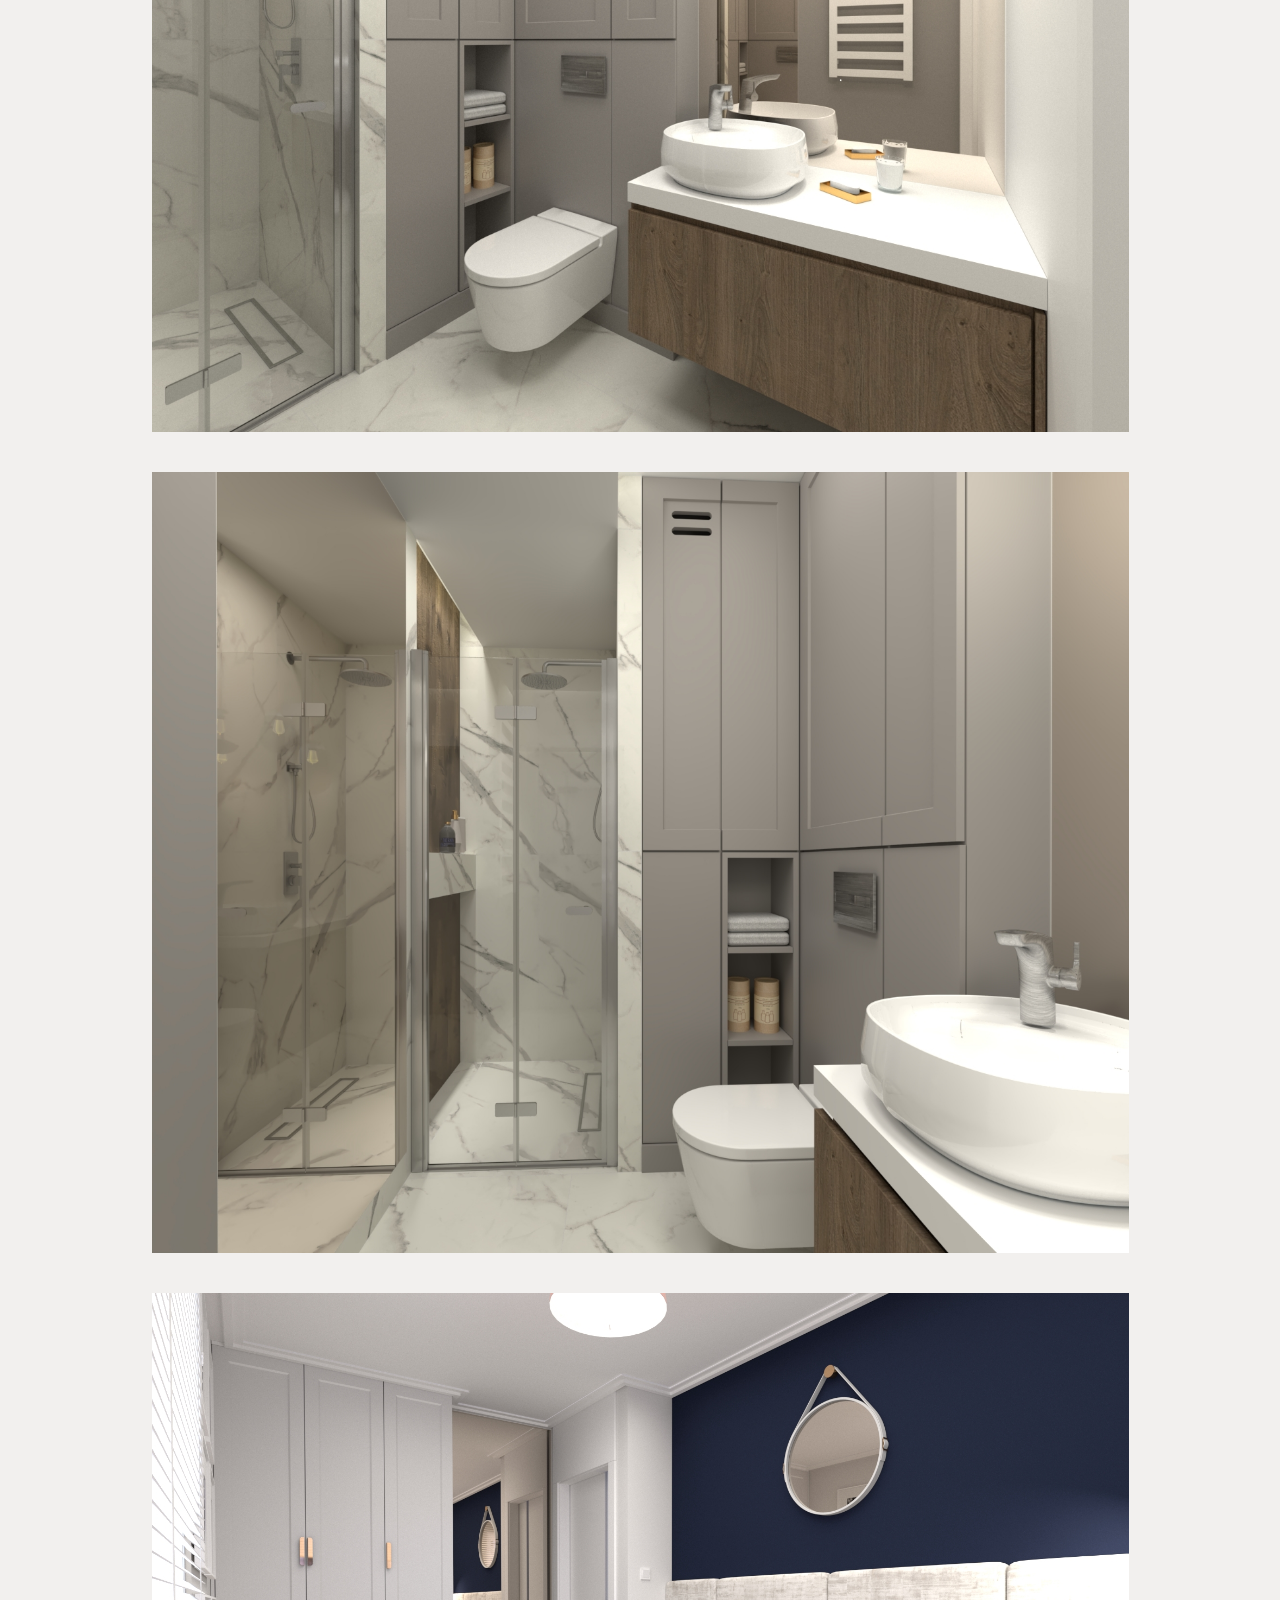
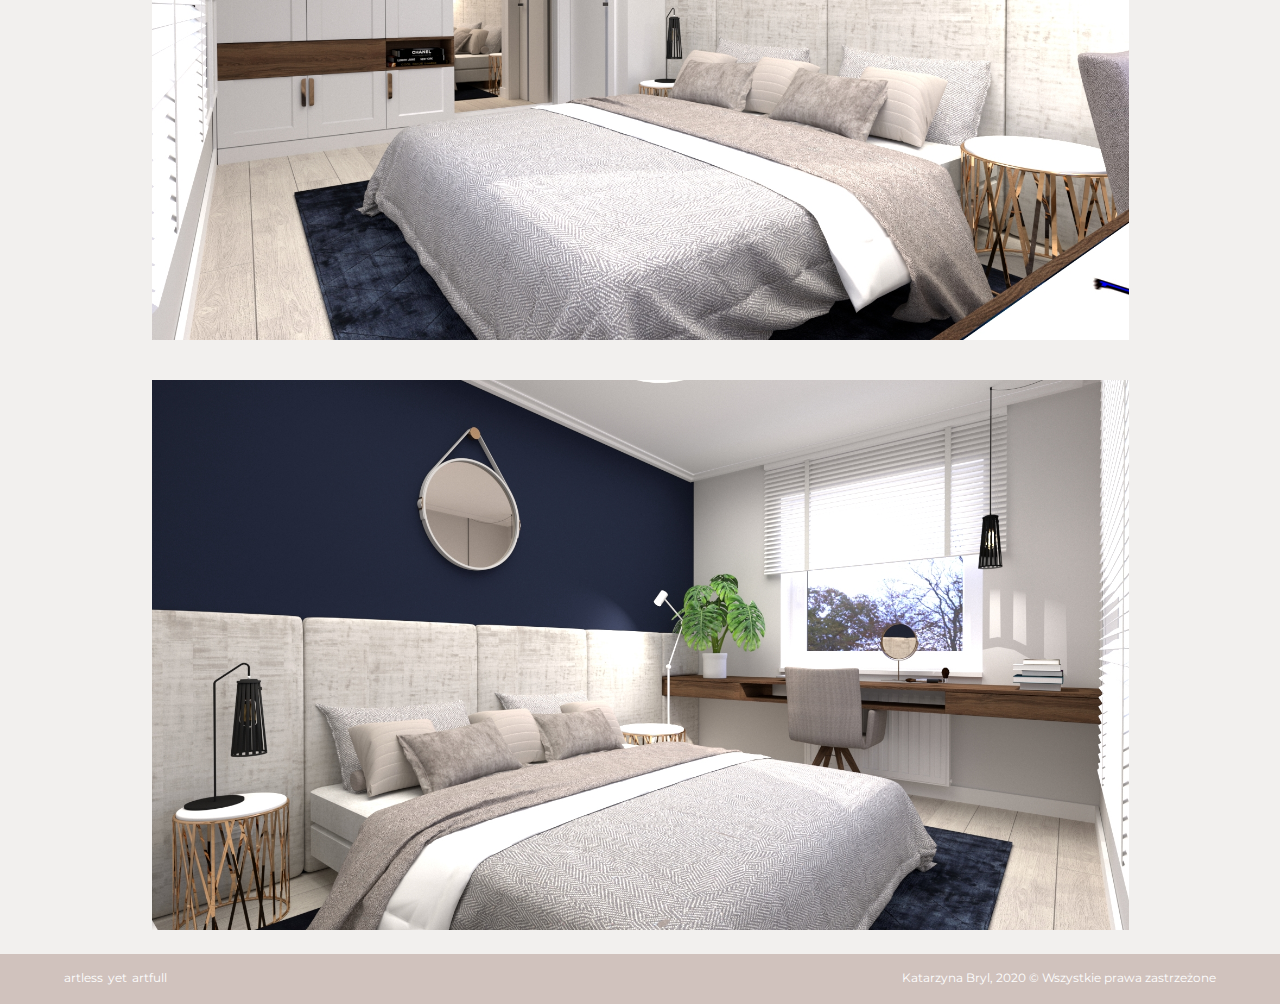
<file: z-granatem-w-tle.html>
<!DOCTYPE HTML>
<HTML lang="pl">
<head>
	<meta charset="utf-8"/>
	<meta name="viewport" content="width=device-width, initial-scale=1, shrink-to-fit=no">
	<title>Artless | Projektowanie wnętrz</title>
	<link rel = "icon" type = "image/png" href = "img/logo.png">
	<meta name="description" content="Artless design wnętrza. Artless design projekt. Projektowanie wnętrz. Projektowanie wnętrz wrocław. Projektowanie wnętrz konin. Projektant wnętrz. Architekt wnętrz. Projekt mieszkania. Projekt kuchni. Remont mieszkania. Projekt wnętrza domu"/>
	<meta name="keywords" content="Artless design wnętrza. Artless design projekt. Projektowanie wnętrz. Projektowanie wnętrz wrocław. Projektowanie wnętrz konin. Projektant wnętrz. Architekt wnętrz. Projekt mieszkania. Projekt kuchni. Remont mieszkania. Projekt wnętrza domu"/>
	<meta http-equiv="x-ua-compatible" content="IE-edge, chrome=1"/>
	<meta name="author" content="Michał Nowak"/>
	<!--[if lt IE 9]>
	<script src="https://cdnjs.cloudflare.com/ajax/libs/html5shiv/3.7.3/html5shiv.min.js"></script>
	<![endif]-->
	<link rel="stylesheet" href="css/bootstrap.min.css" type="text/css"/>
	<link rel="stylesheet" href="style.css" type="text/css"/>
	<link href="https://fonts.googleapis.com/css2?family=Montserrat:wght@400;700&display=swap" rel="stylesheet">
	<link href="https://fonts.googleapis.com/css2?family=DM+Serif+Display&display=swap" rel="stylesheet">
	<link rel="stylesheet" href="fontello/css/fontello.css" type="text/css"/>
</head>	
<body>
	<header>
		<div class="container-fluid bg-menu mr-auto ml-auto p-0">
			<div id="menu" class="container-fluid bg-menu mr-auto ml-auto p-0">
				<nav class="navbar navbar-expand-md">
					<button class="navbar-toggler mr-auto ml-auto" type="button" data-toggle="collapse" data-target="#mainmenu" aria-controls="mainmenu" aria-expanded="false" aria-label="toggler button">
					<span class="icon-menu"></span>
					</button>
					<div class="collapse navbar-collapse" id="mainmenu">
						<ul class="navbar-nav mr-auto ml-auto">
							<li class="nav-item pr-4"><a class="nav-link" href="projektowanie-wnętrz">powrót do strony głównej</a></li>
							<li class="nav-item nav-link pr-4" style="coursor:none;">nr tel: 666 987 556</li>
							<li class="nav-item nav-link pr-4">katarzyna.bryl@gmail.com</li>
							<li class="nav-item nav-link"><a class="d-none d-lg-inline-block text-body" href="https://www.instagram.com/kasiabrl/", target = blank ><span class="icon-instagram"></span></a></li>
						</ul>
					</div>
					<a class="d-lg-none text-body mr-auto ml-auto" href="https://www.instagram.com/kasiabrl/", target = blank ><span class="icon-instagram"></span></a>
				</nav>
			</div>
			<div id = "logo" class="container-fluid bg-menu mr-auto ml-auto p-0">
				<a class="navbar-brand p-0 m-0" href="projektowanie-wnętrz"><img src="img/logo.png"/></a>
			</div>
		</div>
	</header>
	<section id="projects">
		<div class="container p-4">
			<h1 style="text-align: justify;">z granatem w tle</h1>
			<div class="row">
				<div class = "col-12 image">
					<img src="projekt/zgwt/1.jpg"/>
				</div>
				<div class = "col-12 image">
					<img src="projekt/zgwt/2.jpg"/>
				</div>
				<div class = "col-12 image">
					<img src="projekt/zgwt/3.jpg"/>
				</div>
				<div class = "col-12 image">
					<img src="projekt/zgwt/4.jpg"/>
				</div>
				<div class = "col-12 image">
					<img src="projekt/zgwt/5.jpg"/>
				</div>
				<div class = "col-12 image">
					<img src="projekt/zgwt/6.jpg"/>
				</div>
				<div class = "col-12 image">
					<img src="projekt/zgwt/7.jpg"/>
				</div>
				<div class = "col-12 image">
					<img src="projekt/zgwt/8.jpg"/>
				</div>
				<div class = "col-12 image">
					<img src="projekt/zgwt/9.jpg"/>
				</div>
				<div class = "col-12 image">
					<img src="projekt/zgwt/10.jpg"/>
				</div>
			</div>
		</div>
	</section>
		<section class="footer">
			<div class="container-fluid">
				<div class = "row">
					<p class="finish" style="left: 5%;">artless<span style="margin-left:5px; margin-right:5px;">yet</span>artfull</p>
					<p class="finish" style="right: 5%;">Katarzyna Bryl, 2020 &copy; Wszystkie prawa zastrzeżone</p>
				</div>
			</div>
		</section>
	</footer>
	<a class="arrow" href="#"><i class="icon-up-big"></i></></a>
<script src="jquery-3.5.1.min.js"></script>
	<script>
		$(document).ready(function() {
		var logoY = $('#logo').offset().top;
		var appearingArrow = function() {
		var ScrollY = $(window).scrollTop();
		if (ScrollY >= logoY) {
				$('.arrow').addClass('arrow-appear');
			} else {
				$('.arrow').removeClass('arrow-appear');
				}
				};
				appearingArrow();
				$(window).scroll(function() {
					appearingArrow();
				});
				});
	</script>
	<script>
	$(document).ready(function() {
	var MenuY = $('#menu').offset().top;
	var stickyMenu = function() {
	var ScrollY = $(window).scrollTop();
	if (ScrollY >= MenuY) {
			$('#menu').addClass('sticky');
		} else {
			$('#menu').removeClass('sticky');
			}
			};
			stickyMenu();
			$(window).scroll(function() {
				stickyMenu();
			});
			});
	</script>
	<script src="jquery.scrollTo.min.js"></script>
	<script>
	$('.navbar-nav>li>a').on('click', function(){
    $('.navbar-collapse').collapse('hide');
	});
	</script>
		<script src="https://code.jquery.com/jquery-3.5.1.slim.min.js" integrity="sha384-DfXdz2htPH0lsSSs5nCTpuj/zy4C+OGpamoFVy38MVBnE+IbbVYUew+OrCXaRkfj" crossorigin="anonymous"></script>
	<script src="https://cdn.jsdelivr.net/npm/popper.js@1.16.0/dist/umd/popper.min.js" integrity="sha384-Q6E9RHvbIyZFJoft+2mJbHaEWldlvI9IOYy5n3zV9zzTtmI3UksdQRVvoxMfooAo" crossorigin="anonymous"></script>
	<script src="js/bootstrap.min.js"/></script>
</body>
</HTML>
</file>
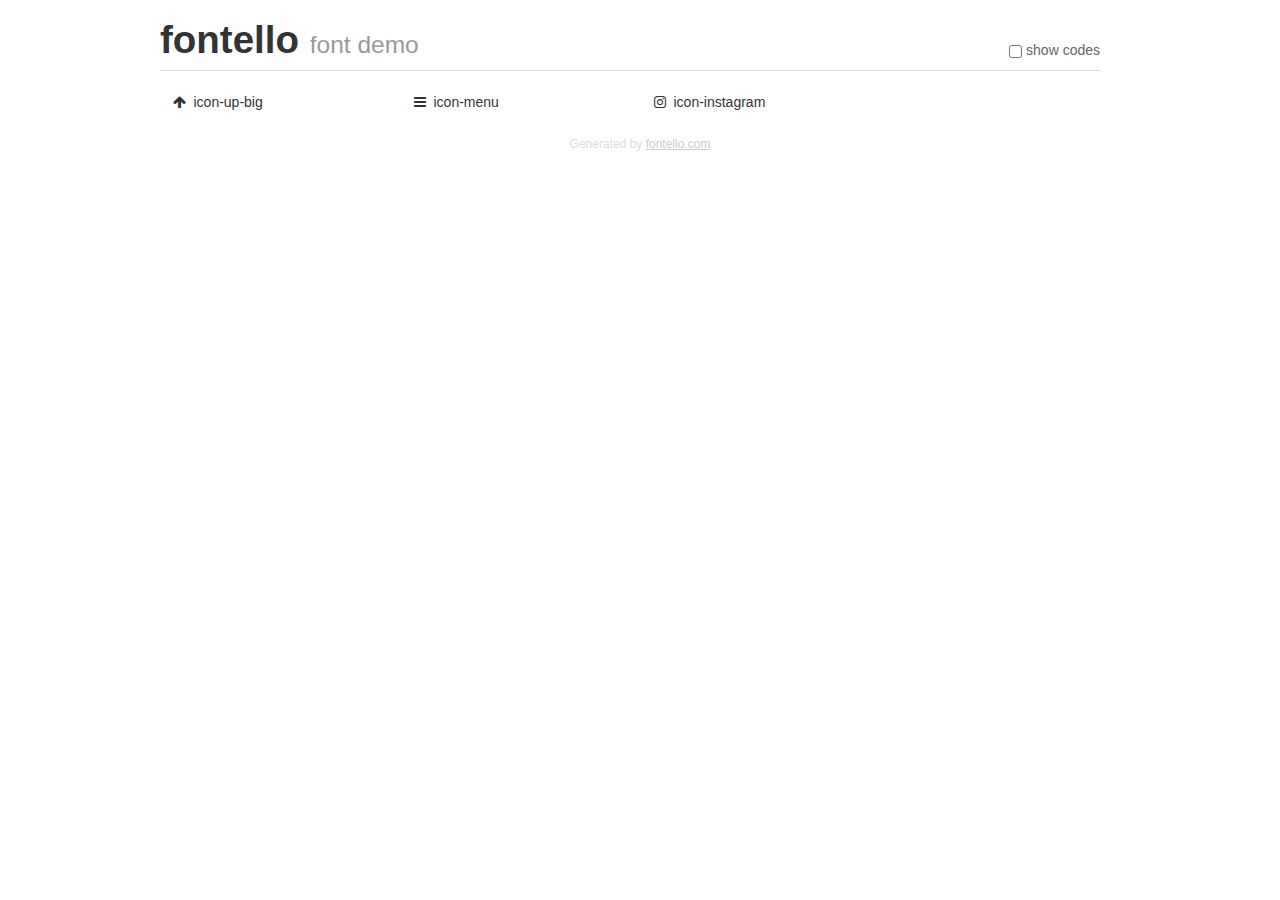
<file: fontello/demo.html>
<!DOCTYPE html>
<html>
  <head><!--[if lt IE 9]><script language="javascript" type="text/javascript" src="//html5shim.googlecode.com/svn/trunk/html5.js"></script><![endif]-->
    <meta charset="UTF-8"><style>/*
 * Bootstrap v2.2.1
 *
 * Copyright 2012 Twitter, Inc
 * Licensed under the Apache License v2.0
 * http://www.apache.org/licenses/LICENSE-2.0
 *
 * Designed and built with all the love in the world @twitter by @mdo and @fat.
 */
.clearfix {
  *zoom: 1;
}
.clearfix:before,
.clearfix:after {
  display: table;
  content: "";
  line-height: 0;
}
.clearfix:after {
  clear: both;
}
html {
  font-size: 100%;
  -webkit-text-size-adjust: 100%;
  -ms-text-size-adjust: 100%;
}
a:focus {
  outline: thin dotted #333;
  outline: 5px auto -webkit-focus-ring-color;
  outline-offset: -2px;
}
a:hover,
a:active {
  outline: 0;
}
button,
input,
select,
textarea {
  margin: 0;
  font-size: 100%;
  vertical-align: middle;
}
button,
input {
  *overflow: visible;
  line-height: normal;
}
button::-moz-focus-inner,
input::-moz-focus-inner {
  padding: 0;
  border: 0;
}
body {
  margin: 0;
  font-family: "Helvetica Neue", Helvetica, Arial, sans-serif;
  font-size: 14px;
  line-height: 20px;
  color: #333;
  background-color: #fff;
}
a {
  color: #08c;
  text-decoration: none;
}
a:hover {
  color: #005580;
  text-decoration: underline;
}
.row {
  margin-left: -20px;
  *zoom: 1;
}
.row:before,
.row:after {
  display: table;
  content: "";
  line-height: 0;
}
.row:after {
  clear: both;
}
[class*="span"] {
  float: left;
  min-height: 1px;
  margin-left: 20px;
}
.container,
.navbar-static-top .container,
.navbar-fixed-top .container,
.navbar-fixed-bottom .container {
  width: 940px;
}
.span12 {
  width: 940px;
}
.span11 {
  width: 860px;
}
.span10 {
  width: 780px;
}
.span9 {
  width: 700px;
}
.span8 {
  width: 620px;
}
.span7 {
  width: 540px;
}
.span6 {
  width: 460px;
}
.span5 {
  width: 380px;
}
.span4 {
  width: 300px;
}
.span3 {
  width: 220px;
}
.span2 {
  width: 140px;
}
.span1 {
  width: 60px;
}
[class*="span"].pull-right,
.row-fluid [class*="span"].pull-right {
  float: right;
}
.container {
  margin-right: auto;
  margin-left: auto;
  *zoom: 1;
}
.container:before,
.container:after {
  display: table;
  content: "";
  line-height: 0;
}
.container:after {
  clear: both;
}
p {
  margin: 0 0 10px;
}
.lead {
  margin-bottom: 20px;
  font-size: 21px;
  font-weight: 200;
  line-height: 30px;
}
small {
  font-size: 85%;
}
h1 {
  margin: 10px 0;
  font-family: inherit;
  font-weight: bold;
  line-height: 20px;
  color: inherit;
  text-rendering: optimizelegibility;
}
h1 small {
  font-weight: normal;
  line-height: 1;
  color: #999;
}
h1 {
  line-height: 40px;
}
h1 {
  font-size: 38.5px;
}
h1 small {
  font-size: 24.5px;
}
body {
  margin-top: 90px;
}
.header {
  position: fixed;
  top: 0;
  left: 50%;
  margin-left: -480px;
  background-color: #fff;
  border-bottom: 1px solid #ddd;
  padding-top: 10px;
  z-index: 10;
}
.footer {
  color: #ddd;
  font-size: 12px;
  text-align: center;
  margin-top: 20px;
}
.footer a {
  color: #ccc;
  text-decoration: underline;
}
.the-icons {
  font-size: 14px;
  line-height: 24px;
}
.switch {
  position: absolute;
  right: 0;
  bottom: 10px;
  color: #666;
}
.switch input {
  margin-right: 0.3em;
}
.codesOn .i-name {
  display: none;
}
.codesOn .i-code {
  display: inline;
}
.i-code {
  display: none;
}
@font-face {
      font-family: 'fontello';
      src: url('./font/fontello.eot?30583995');
      src: url('./font/fontello.eot?30583995#iefix') format('embedded-opentype'),
           url('./font/fontello.woff?30583995') format('woff'),
           url('./font/fontello.ttf?30583995') format('truetype'),
           url('./font/fontello.svg?30583995#fontello') format('svg');
      font-weight: normal;
      font-style: normal;
    }
     
     
    .demo-icon
    {
      font-family: "fontello";
      font-style: normal;
      font-weight: normal;
      speak: never;
     
      display: inline-block;
      text-decoration: inherit;
      width: 1em;
      margin-right: .2em;
      text-align: center;
      /* opacity: .8; */
     
      /* For safety - reset parent styles, that can break glyph codes*/
      font-variant: normal;
      text-transform: none;
     
      /* fix buttons height, for twitter bootstrap */
      line-height: 1em;
     
      /* Animation center compensation - margins should be symmetric */
      /* remove if not needed */
      margin-left: .2em;
     
      /* You can be more comfortable with increased icons size */
      /* font-size: 120%; */
     
      /* Font smoothing. That was taken from TWBS */
      -webkit-font-smoothing: antialiased;
      -moz-osx-font-smoothing: grayscale;
     
      /* Uncomment for 3D effect */
      /* text-shadow: 1px 1px 1px rgba(127, 127, 127, 0.3); */
    }
     </style>
    <link rel="stylesheet" href="css/animation.css"><!--[if IE 7]><link rel="stylesheet" href="css/" + font.fontname + "-ie7.css"><![endif]-->
    <script>
      function toggleCodes(on) {
        var obj = document.getElementById('icons');
      
        if (on) {
          obj.className += ' codesOn';
        } else {
          obj.className = obj.className.replace(' codesOn', '');
        }
      }
      
    </script>
  </head>
  <body>
    <div class="container header">
      <h1>fontello <small>font demo</small></h1>
      <label class="switch">
        <input type="checkbox" onclick="toggleCodes(this.checked)">show codes
      </label>
    </div>
    <div class="container" id="icons">
      <div class="row">
        <div class="the-icons span3" title="Code: 0xe800"><i class="demo-icon icon-up-big">&#xe800;</i> <span class="i-name">icon-up-big</span><span class="i-code">0xe800</span></div>
        <div class="the-icons span3" title="Code: 0xf0c9"><i class="demo-icon icon-menu">&#xf0c9;</i> <span class="i-name">icon-menu</span><span class="i-code">0xf0c9</span></div>
        <div class="the-icons span3" title="Code: 0xf16d"><i class="demo-icon icon-instagram">&#xf16d;</i> <span class="i-name">icon-instagram</span><span class="i-code">0xf16d</span></div>
      </div>
    </div>
    <div class="container footer">Generated by <a href="http://fontello.com">fontello.com</a></div>
  </body>
</html>
</file>
<file: style.css>
body {
	background-color: rgba(242, 240, 238, 100);
	font-family: 'Montserrat', sans-serif;
	margin-top:0;
	margin-bottom:0;
	color: rgba(126, 123, 106, 100);
}
.row {
	margin-right: 0;
	margin-left: 0;
}


.navbar {
	min-height:40px;
	padding:0;
	width: 100%;
}
.bg-menu {
	background-color: rgba(242, 240, 238, 100);

}
.nav-item {
	font-size: 13px !important;
	letter-spacing: 1px !important;
	font-weight: bold;
	color: #000;
}

.nav-link:hover {
	color: rgba(126, 123, 106, 100) !important;
	text-decoration:none;
}

#mainmenu {
	text-align: center;
}

a {
	text-decoration:none !important;
	style-type:none !important;
	color: inherit !important;
}

#logo {
	margin-top: 110px;
	width: 215.74px !important;
	height: auto !important;
}

#projects {
	padding-top:70px;
	max-width: 1055px;
	margin-left: auto;
	margin-right: auto;
}

img {
	height: 100%;
	width: 100%;
}

.link {
	padding: 0 15px;
	opacity: 0;
	text-align: center;
	position: absolute;
	top: 0;
	left:0;
	-webkit-transition: opacity 0.5s ease-in-out;
}
.link p {
	position: absolute;
	top:43%;
	width: 100%;
	color:#fff;
	font-family: 'Montserrat', sans-serif;
	font-size: 14px;
	letter-spacing: 3px;
	margin:0;
	padding-right: 30px;
}

@media(max-width:250px) 
{
.link p {
	font-size: 12px;
}
}

.link:hover {
	opacity: 1;
	-webkit-transition: opacity 0.5s ease-in-out;
}

main {
	margin-top: 70px;
	background-color: #fff;
	font-family: 'Montserrat', sans-serif;
}
h1 {
	font-family: 'DM Serif Display', serif;
	color: rgba(198, 163, 97, 100);
	letter-spacing: 10px;
	font-size: 14px;
	text-align: center;
	margin:0;
	font-weight: bold;
}

#aboutme{
	padding-top:70px;
	position: relative;
	min-height: 370px;
}

.whoami p {
	color: #fff;
	text-align: justify;
	background-color: rgba(208, 194, 189, 100);
	margin-top: 20px;
	font-size: 13px;
}
.howiwork p{
	color: rgba(126, 123, 106, 100);
	text-align: justify;
	margin-top:40px;
	font-size: 13px;
}

@media(min-width:1400px)
{
.howiwork {
	position: absolute;
	left: 120px;
	padding-right: 150px;
}
.whoami{
	position: absolute;
	right: 0;
}
.whoami p {
	padding: 30px;
}
}


@media(min-width:1300px) and (max-width:1399px)
{
.howiwork {
	position: absolute;
	left: 60px;
	padding-right: 50px;
}
.whoami{
	position: absolute;
	right: 0;
}
.whoami p {
	padding: 30px;
}
}
@media(min-width:1200px) and (max-width:1299px)
{
.howiwork {
	position: absolute;
	left: 20px;
	padding-right: 10px;
}
.whoami{
	position: absolute;
	right: 0;
}
.whoami p {
	padding: 20px;
}
}
@media(max-width:1199px)
{
.whoami p {
	padding: 30px;
}
}


@media(min-width:1200px)
{
.whoami ol {
	display:inline-block;
	list-style-type:none;
	width: 100%;
	height:18px;
	margin:0;
	padding:0;
	position: relative;
}
.whoami ol > li:first-child {
	position:absolute;
	left:0;
}
.whoami ol > li:last-child {
	position: absolute;
	right:0;
	top:35%;
	display: block;
	width:130px;
	height:4px;
	background-color: black;
}
}

@media(max-width:1199px)
{
.whoami ol {
	list-style-type:none;
	width:100%;
	height:18px;
	margin-top: 40px;
	margin-left: auto;
	margin-right:auto;
	padding:0;
}
.whoami ol > li:last-child {
	display: none;
}
.howiwork p{
	padding:20px;
	padding-top:10px;
	padding-bottom:10px;
	margin-top: 20px;
}
}

#oferta {
	padding-top:70px;
	font-size: 13px;
}
.oferta {
	max-width: 1300px;
	margin-left:auto;
	margin-right: auto;
}

.ofertasign {
	height: 35px;
	background-color: rgba(233, 230, 226, 100);
	margin-top: 40px;
}
.ofertasign h1 {
	padding: 9px;
	margin: 0;
	letter-spacing: 1px;
	font-family: 'Montserrat', sans-serif;
}
#oferta ol {
	list-style-type:none;
	margin:0;
	padding: 0;
	position: relative;
	height:55px;
	color: rgba(126, 123, 106, 100);
	margin-top: 40px;
}

#oferta ol > li:first-child {
	float: left;
	display: block;
	width:4px;
	height:55px;
	background-color: black;
	position: absolute;
	left:50%;
	bottom:0;
}
#oferta ol > li:last-child {
	float: left;
	position: absolute;
	left:53%;
	bottom:20%;
}

.oferta p {
	margin-top: 20px;
	padding: 10px;
}

.oferta ul {
	padding-left:15px;
}

.order {
	height: 50px;
	text-align: center;
	max-width:500px;
	margin-left: auto;
	margin-right: auto;
	margin-top:70px;
}
.order h1{
	margin:0;
	padding: 15px;
}


form{
	margin-top:50px;
	margin-left: auto;
	margin-right: auto;
	max-width:500px;
}
input{
	margin-top:10px;
	margin-bottom:10px;
	display: flex;
	justify-content: space-between;
	flex-direction: column;
}

input[type=email]{
	height:30px;
	max-width:500px;
	font-size:15px;
	font-family: 'Montserrat', sans-serif;
}
input[type=text]{
	height:30px;
	max-width:500px;
	font-size:15px;
	font-family: 'Montserrat', sans-serif;
}
input[type=number]{
	height:30px;
	max-width:500px;
	font-size:15px;
	font-family: 'Montserrat', sans-serif;
}
select {
	margin-top:10px;
	margin-bottom:10px;
	display: flex;
	justify-content: space-between;
	flex-direction: column;
	height:30px;
	max-width:300px;
	font-size:15px;
	font-family: 'Montserrat', sans-serif;
}
textarea {
	margin-top:10px;
	margin-bottom:30px;
	display: flex;
	justify-content: space-between;
	flex-direction: column;
	height:200px;
	resize: none;
	font-size:15px;
	font-family: 'Montserrat', sans-serif;
	padding: 5px;
}

input[type=submit]{
	margin-right: auto;
	margin-left: auto;
	height:50px;
	min-width: 180px;
	background-color: rgba(233, 230, 226, 100);
	font-size:12px;
	font-family: 'Montserrat', sans-serif;
	font-weight: bold;
	border: none;
	padding:16.5px 14px;
	border-radius: 5px;
}
input[type=submit]:hover{
	background-color: rgba(208, 194, 189, 100);
	cursor:pointer;
}

footer {
	background-color: #fff;
	padding-top:70px;
}
footer h1{
	margin-bottom: 40px;
}

.bg-footer{
	background-image: url("img/tlo.png");
	background-size: cover;
	min-height: 400px;
	width: 100%;
}
.wrapper {
	min-height: 400px !important;
}
.logo {
	max-width:215px !important;
	min-width:215px !important;
	max-height: 100px !important;
	min-height: 100px !important;
}

.portret {
	max-width:215px !important;
	min-width:215px !important;
	max-height: 215px !important;
	min-height: 215px !important;
}
@media(min-width:1171px)
{
.wrapper {
	max-width: 1130px;
}	
.logo {
	margin-right: 150px;
}
.contact {
	margin-right: 150px;
}
}
@media(min-width:991px) and (max-width: 1170px)
{
.wrapper {
	max-width: 900px;
}	
.logo {
	margin-right: 70px;
}
.contact {
	margin-right: 70px;
}
}
@media(max-width:990px)
{
.bg-footer {
	min-height: 650px;
}	
.logo {
	margin-right: auto;
	margin-left: auto;
	margin-top: 40px !important;
}
.contact {
	margin-right: auto;
	margin-left: auto;
	margin-top: 40px !important;
}

.portret {
	margin-right: auto;
	margin-left: auto;
	margin-top: 40px !important;
}
}

.contact ol {
	list-style-type:none;
	font-family: 'Montserrat', sans-serif;
	letter-spacing: 1px;
	font-size: 14px;
	font-weight: 700;
	text-align: center;
	color: #fff;
	padding:0;
}
.contact ol > li {
	padding-top: 10px;
}

.arrow {
	display:none;
}
.arrow-appear {
	position: fixed;
	bottom:70px;
	left:30px;
	display: block;
}
.sticky {
	position: fixed;
	top: 0px;
	z-index:100;
	background-color: rgba(242, 240, 238, 100);
}

.footer {
	height: 50px;
	background-color: rgba(208, 194, 189, 100);
	margin-bottom:0px;
	color:#fff;
	position: relative;
	font-size: 12px;
}
.image {
	padding-top:40px;
}
.finish{
	position:absolute; 
	top: 30%;
}

@media(max-width:600px)
{
.finish{
	font-size: 9px;
	top:40% !important;
}
}
</file>
<file: fontello/css/fontello.css>
@font-face {
  font-family: 'fontello';
  src: url('../font/fontello.eot?99592179');
  src: url('../font/fontello.eot?99592179#iefix') format('embedded-opentype'),
       url('../font/fontello.woff2?99592179') format('woff2'),
       url('../font/fontello.woff?99592179') format('woff'),
       url('../font/fontello.ttf?99592179') format('truetype'),
       url('../font/fontello.svg?99592179#fontello') format('svg');
  font-weight: normal;
  font-style: normal;
}
/* Chrome hack: SVG is rendered more smooth in Windozze. 100% magic, uncomment if you need it. */
/* Note, that will break hinting! In other OS-es font will be not as sharp as it could be */
/*
@media screen and (-webkit-min-device-pixel-ratio:0) {
  @font-face {
    font-family: 'fontello';
    src: url('../font/fontello.svg?99592179#fontello') format('svg');
  }
}
*/
 
 [class^="icon-"]:before, [class*=" icon-"]:before {
  font-family: "fontello";
  font-style: normal;
  font-weight: normal;
  speak: never;
 
  display: inline-block;
  text-decoration: inherit;
  width: 1em;
  margin-right: .2em;
  text-align: center;
  /* opacity: .8; */
 
  /* For safety - reset parent styles, that can break glyph codes*/
  font-variant: normal;
  text-transform: none;
 
  /* fix buttons height, for twitter bootstrap */
  line-height: 1em;
 
  /* Animation center compensation - margins should be symmetric */
  /* remove if not needed */
  margin-left: .2em;
 
  /* you can be more comfortable with increased icons size */
  /* font-size: 120%; */
 
  /* Font smoothing. That was taken from TWBS */
  -webkit-font-smoothing: antialiased;
  -moz-osx-font-smoothing: grayscale;
 
  /* Uncomment for 3D effect */
  /* text-shadow: 1px 1px 1px rgba(127, 127, 127, 0.3); */
}
 
.icon-up-big:before { content: '\e800'; font-size: 20px; color: #000; } /* '' */
.icon-menu:before { content: '\f0c9'; font-size: 20px; } /* '' */
.icon-instagram:before { content: '\f16d'; font-size: 20px; } /* '' */
</file>
<file: fontello/css/animation.css>
/*
   Animation example, for spinners
*/
.animate-spin {
  -moz-animation: spin 2s infinite linear;
  -o-animation: spin 2s infinite linear;
  -webkit-animation: spin 2s infinite linear;
  animation: spin 2s infinite linear;
  display: inline-block;
}
@-moz-keyframes spin {
  0% {
    -moz-transform: rotate(0deg);
    -o-transform: rotate(0deg);
    -webkit-transform: rotate(0deg);
    transform: rotate(0deg);
  }

  100% {
    -moz-transform: rotate(359deg);
    -o-transform: rotate(359deg);
    -webkit-transform: rotate(359deg);
    transform: rotate(359deg);
  }
}
@-webkit-keyframes spin {
  0% {
    -moz-transform: rotate(0deg);
    -o-transform: rotate(0deg);
    -webkit-transform: rotate(0deg);
    transform: rotate(0deg);
  }

  100% {
    -moz-transform: rotate(359deg);
    -o-transform: rotate(359deg);
    -webkit-transform: rotate(359deg);
    transform: rotate(359deg);
  }
}
@-o-keyframes spin {
  0% {
    -moz-transform: rotate(0deg);
    -o-transform: rotate(0deg);
    -webkit-transform: rotate(0deg);
    transform: rotate(0deg);
  }

  100% {
    -moz-transform: rotate(359deg);
    -o-transform: rotate(359deg);
    -webkit-transform: rotate(359deg);
    transform: rotate(359deg);
  }
}
@-ms-keyframes spin {
  0% {
    -moz-transform: rotate(0deg);
    -o-transform: rotate(0deg);
    -webkit-transform: rotate(0deg);
    transform: rotate(0deg);
  }

  100% {
    -moz-transform: rotate(359deg);
    -o-transform: rotate(359deg);
    -webkit-transform: rotate(359deg);
    transform: rotate(359deg);
  }
}
@keyframes spin {
  0% {
    -moz-transform: rotate(0deg);
    -o-transform: rotate(0deg);
    -webkit-transform: rotate(0deg);
    transform: rotate(0deg);
  }

  100% {
    -moz-transform: rotate(359deg);
    -o-transform: rotate(359deg);
    -webkit-transform: rotate(359deg);
    transform: rotate(359deg);
  }
}
</file>
